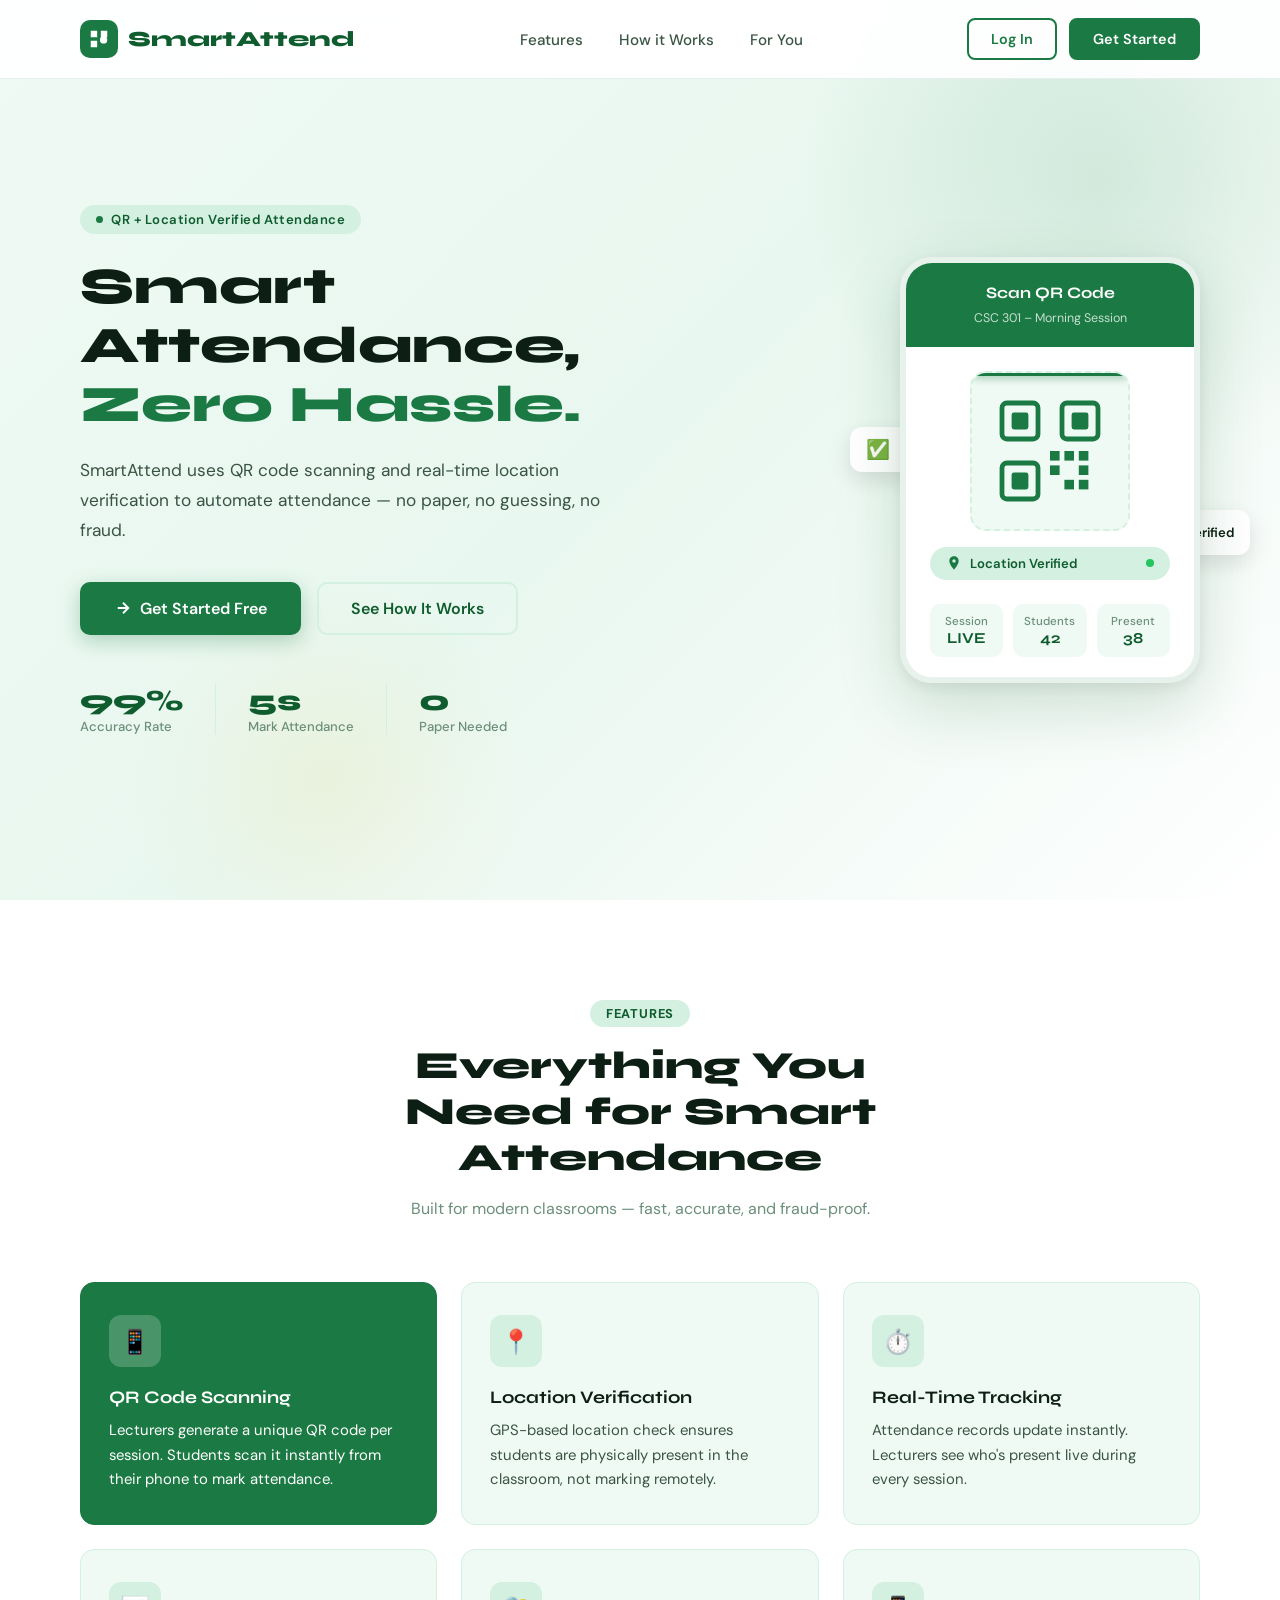
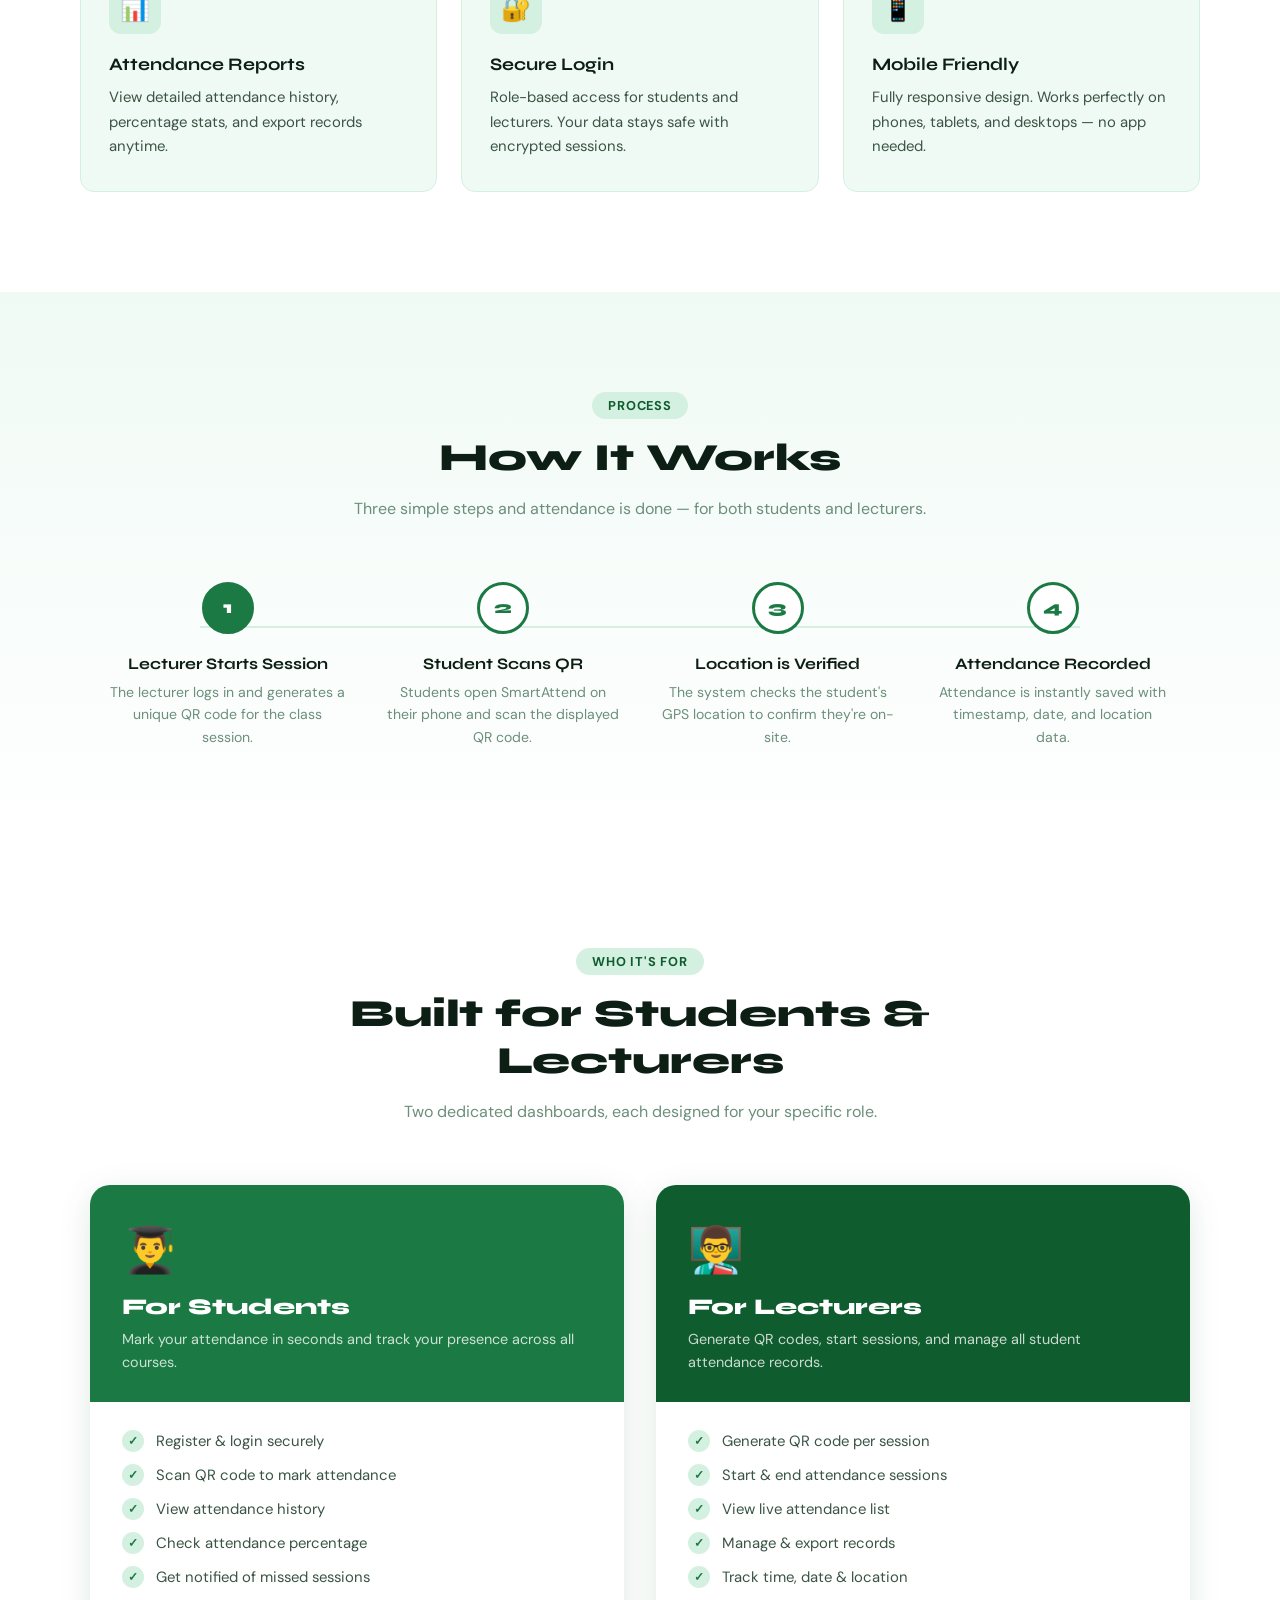
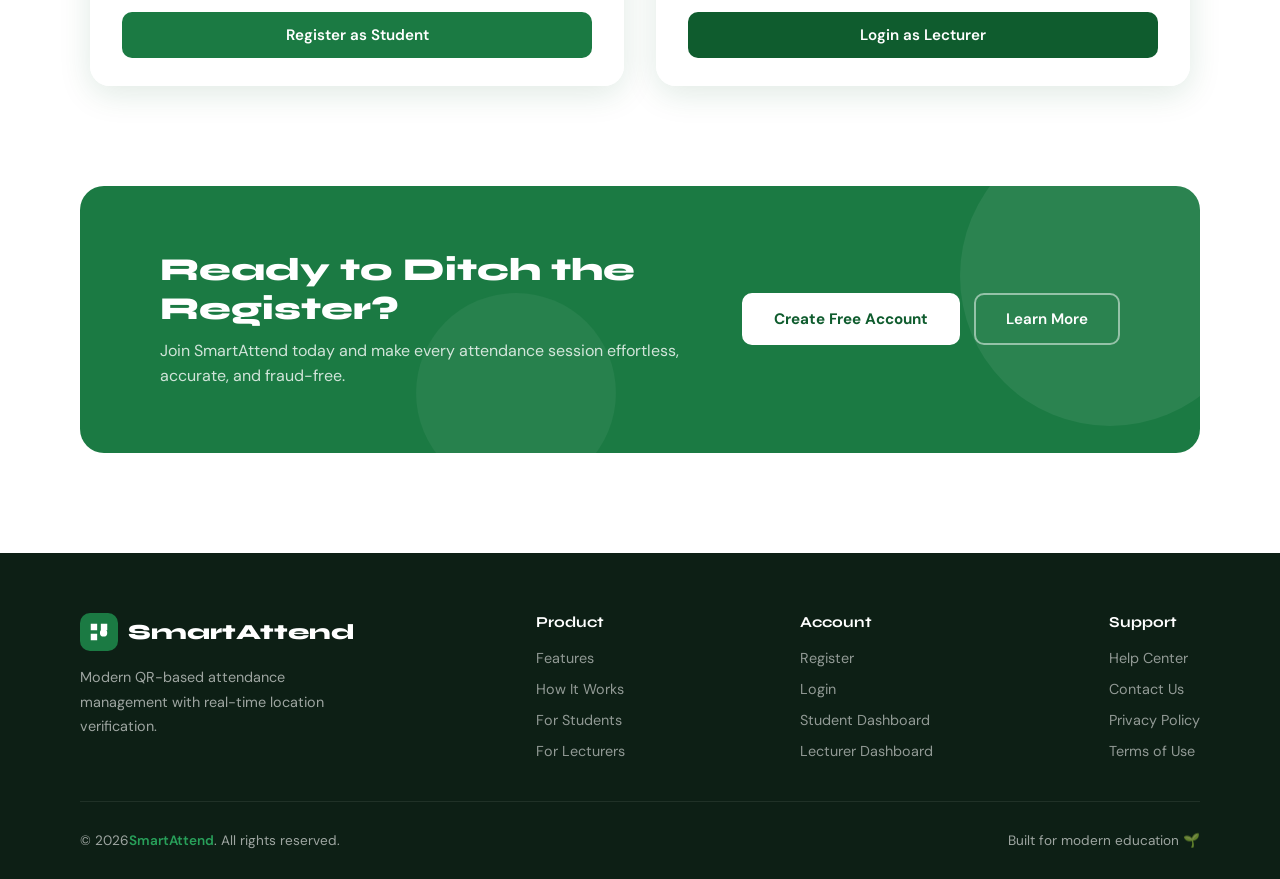
<file: index.html>
<!DOCTYPE html>
<html lang="en">
<head>
  <meta charset="UTF-8" />
  <meta name="viewport" content="width=device-width, initial-scale=1.0"/>
  <title>SmartAttend – QR Attendance System</title>
  <link rel="shortcut icon" href="./image/favricon-image.svg" type="image/x-icon">
  <link href="https://fonts.googleapis.com/css2?family=Syne:wght@400;600;700;800&family=DM+Sans:ital,wght@0,300;0,400;0,500;1,300&display=swap" rel="stylesheet"/>
  <link rel="stylesheet" href="style.css"/>
  <meta name="description" content="SmartAttend is a web-based smart attendance system that uses QR code and location verification to record student attendance efficiently and prevent fraud.
">
<meta name="keywords" content="student registration and login,QR code-based attendance marking,Real-time time tracking and Easy-to-use interface for students and lecturers">
</head>
<body>

<!-- NAVBAR -->
<nav id="navbar">
  <a class="nav-logo" href="#">
    <div class="logo-icon">
      <svg viewBox="0 0 24 24"><path d="M3 3h7v7H3zm11 0h7v7h-7zM3 14h7v7H3zm14 3a4 4 0 1 1 0-8 4 4 0 0 1 0 8z"/></svg>
    </div>
    SmartAttend
  </a>
  <ul class="nav-links">
    <li><a href="#features">Features</a></li>
    <li><a href="#how">How it Works</a></li>
    <li><a href="#roles">For You</a></li>
  </ul>
  <div class="nav-cta">
    <a href="login.html" class="btn-outline">Log In</a>
    <a href="register.html" class="btn-solid">Get Started</a>
  </div>
</nav>

<!-- HERO -->
<section class="hero">
  <div class="hero-inner">
    <div class="hero-text">
      <div class="hero-badge"><span></span> QR + Location Verified Attendance</div>
      <h1>Smart Attendance,<br><em>Zero Hassle.</em></h1>
      <p>SmartAttend uses QR code scanning and real-time location verification to automate attendance — no paper, no guessing, no fraud.</p>
      <div class="hero-actions">
        <a href="register.html" class="btn-hero primary">
          <svg width="18" height="18" viewBox="0 0 24 24" fill="none" stroke="currentColor" stroke-width="2.5"><path d="M5 12h14M12 5l7 7-7 7"/></svg>
          Get Started Free
        </a>
        <a href="#how" class="btn-hero secondary">See How It Works</a>
      </div>
      <div class="hero-stats">
        <div class="stat-item">
          <div class="stat-num">99%</div>
          <div class="stat-label">Accuracy Rate</div>
        </div>
        <div class="stat-divider"></div>
        <div class="stat-item">
          <div class="stat-num">5s</div>
          <div class="stat-label">Mark Attendance</div>
        </div>
        <div class="stat-divider"></div>
        <div class="stat-item">
          <div class="stat-num">0</div>
          <div class="stat-label">Paper Needed</div>
        </div>
      </div>
    </div>
    <div class="hero-visual-wrap">
      <div class="float-badge left"><span class="badge-icon">✅</span> Attendance Marked!</div>
      <div class="float-badge right"><span class="badge-icon">📍</span> Location Verified</div>
      <div class="phone-mockup hero-visual">
        <div class="phone-top">
          <p>Scan QR Code</p>
          <span>CSC 301 – Morning Session</span>
        </div>
        <div class="qr-area">
          <div class="qr-box">
            <div class="scan-line"></div>
            <svg viewBox="0 0 100 100" xmlns="http://www.w3.org/2000/svg">
              <rect x="10" y="10" width="30" height="30" rx="4" fill="none" stroke="#1B7A43" stroke-width="4"/>
              <rect x="18" y="18" width="14" height="14" rx="2" fill="#1B7A43"/>
              <rect x="60" y="10" width="30" height="30" rx="4" fill="none" stroke="#1B7A43" stroke-width="4"/>
              <rect x="68" y="18" width="14" height="14" rx="2" fill="#1B7A43"/>
              <rect x="10" y="60" width="30" height="30" rx="4" fill="none" stroke="#1B7A43" stroke-width="4"/>
              <rect x="18" y="68" width="14" height="14" rx="2" fill="#1B7A43"/>
              <rect x="50" y="50" width="8" height="8" fill="#1B7A43"/>
              <rect x="62" y="50" width="8" height="8" fill="#1B7A43"/>
              <rect x="74" y="50" width="8" height="8" fill="#1B7A43"/>
              <rect x="50" y="62" width="8" height="8" fill="#1B7A43"/>
              <rect x="74" y="62" width="8" height="8" fill="#1B7A43"/>
              <rect x="62" y="74" width="8" height="8" fill="#1B7A43"/>
              <rect x="74" y="74" width="8" height="8" fill="#1B7A43"/>
            </svg>
          </div>
          <div class="location-chip">
            <svg viewBox="0 0 24 24"><path d="M12 2C8.13 2 5 5.13 5 9c0 5.25 7 13 7 13s7-7.75 7-13c0-3.87-3.13-7-7-7zm0 9.5c-1.38 0-2.5-1.12-2.5-2.5s1.12-2.5 2.5-2.5 2.5 1.12 2.5 2.5-1.12 2.5-2.5 2.5z"/></svg>
            Location Verified
            <div class="loc-dot"></div>
          </div>
        </div>
        <div class="phone-status">
          <div class="status-pill"><div class="s-label">Session</div><div class="s-val">LIVE</div></div>
          <div class="status-pill"><div class="s-label">Students</div><div class="s-val">42</div></div>
          <div class="status-pill"><div class="s-label">Present</div><div class="s-val">38</div></div>
        </div>
      </div>
    </div>
  </div>
</section>

<!-- FEATURES -->
<section class="features" id="features">
  <div class="section-header">
    <div class="section-tag">Features</div>
    <h2>Everything You Need for Smart Attendance</h2>
    <p>Built for modern classrooms — fast, accurate, and fraud-proof.</p>
  </div>
  <div class="features-grid">
    <div class="feature-card highlight">
      <div class="f-icon">📱</div>
      <h3>QR Code Scanning</h3>
      <p>Lecturers generate a unique QR code per session. Students scan it instantly from their phone to mark attendance.</p>
    </div>
    <div class="feature-card">
      <div class="f-icon">📍</div>
      <h3>Location Verification</h3>
      <p>GPS-based location check ensures students are physically present in the classroom, not marking remotely.</p>
    </div>
    <div class="feature-card">
      <div class="f-icon">⏱️</div>
      <h3>Real-Time Tracking</h3>
      <p>Attendance records update instantly. Lecturers see who's present live during every session.</p>
    </div>
    <div class="feature-card">
      <div class="f-icon">📊</div>
      <h3>Attendance Reports</h3>
      <p>View detailed attendance history, percentage stats, and export records anytime.</p>
    </div>
    <div class="feature-card">
      <div class="f-icon">🔐</div>
      <h3>Secure Login</h3>
      <p>Role-based access for students and lecturers. Your data stays safe with encrypted sessions.</p>
    </div>
    <div class="feature-card">
      <div class="f-icon">📱</div>
      <h3>Mobile Friendly</h3>
      <p>Fully responsive design. Works perfectly on phones, tablets, and desktops — no app needed.</p>
    </div>
  </div>
</section>

<!-- HOW IT WORKS -->
<section class="how-it-works" id="how">
  <div class="section-header">
    <div class="section-tag">Process</div>
    <h2>How It Works</h2>
    <p>Three simple steps and attendance is done — for both students and lecturers.</p>
  </div>
  <div class="steps">
    <div class="step active">
      <div class="step-num">1</div>
      <h4>Lecturer Starts Session</h4>
      <p>The lecturer logs in and generates a unique QR code for the class session.</p>
    </div>
    <div class="step">
      <div class="step-num">2</div>
      <h4>Student Scans QR</h4>
      <p>Students open SmartAttend on their phone and scan the displayed QR code.</p>
    </div>
    <div class="step">
      <div class="step-num">3</div>
      <h4>Location is Verified</h4>
      <p>The system checks the student's GPS location to confirm they're on-site.</p>
    </div>
    <div class="step">
      <div class="step-num">4</div>
      <h4>Attendance Recorded</h4>
      <p>Attendance is instantly saved with timestamp, date, and location data.</p>
    </div>
  </div>
</section>

<!-- ROLES -->
<section class="roles" id="roles">
  <div class="section-header">
    <div class="section-tag">Who It's For</div>
    <h2>Built for Students & Lecturers</h2>
    <p>Two dedicated dashboards, each designed for your specific role.</p>
  </div>
  <div class="roles-grid">
    <div class="role-card student">
      <div class="role-card-top">
        <span class="role-emoji">👨‍🎓</span>
        <h3>For Students</h3>
        <p>Mark your attendance in seconds and track your presence across all courses.</p>
      </div>
      <div class="role-card-body">
        <ul class="role-features">
          <li>Register & login securely</li>
          <li>Scan QR code to mark attendance</li>
          <li>View attendance history</li>
          <li>Check attendance percentage</li>
          <li>Get notified of missed sessions</li>
        </ul>
        <a href="register.html" class="btn-role">Register as Student</a>
      </div>
    </div>
    <div class="role-card lecturer">
      <div class="role-card-top">
        <span class="role-emoji">👨‍🏫</span>
        <h3>For Lecturers</h3>
        <p>Generate QR codes, start sessions, and manage all student attendance records.</p>
      </div>
      <div class="role-card-body">
        <ul class="role-features">
          <li>Generate QR code per session</li>
          <li>Start & end attendance sessions</li>
          <li>View live attendance list</li>
          <li>Manage & export records</li>
          <li>Track time, date & location</li>
        </ul>
        <a href="login.html" class="btn-role">Login as Lecturer</a>
      </div>
    </div>
  </div>
</section>

<!-- CTA BANNER -->
<div class="cta-banner">
  <div class="cta-text">
    <h2>Ready to Ditch the Register?</h2>
    <p>Join SmartAttend today and make every attendance session effortless, accurate, and fraud-free.</p>
  </div>
  <div class="cta-actions">
    <a href="register.html" class="btn-white">Create Free Account</a>
    <a href="#features" class="btn-ghost">Learn More</a>
  </div>
</div>

<!-- FOOTER -->
<footer>
  <div class="footer-top">
    <div class="footer-brand">
      <a class="nav-logo" href="#">
        <div class="logo-icon">
          <svg viewBox="0 0 24 24"><path d="M3 3h7v7H3zm11 0h7v7h-7zM3 14h7v7H3zm14 3a4 4 0 1 1 0-8 4 4 0 0 1 0 8z"/></svg>
        </div>
        SmartAttend
      </a>
      <p>Modern QR-based attendance management with real-time location verification.</p>
    </div>
    <div class="footer-links">
      <h4>Product</h4>
      <ul>
        <li><a href="#features">Features</a></li>
        <li><a href="#how">How It Works</a></li>
        <li><a href="#roles">For Students</a></li>
        <li><a href="#roles">For Lecturers</a></li>
      </ul>
    </div>
    <div class="footer-links">
      <h4>Account</h4>
      <ul>
        <li><a href="register.html">Register</a></li>
        <li><a href="login.html">Login</a></li>
        <li><a href="#">Student Dashboard</a></li>
        <li><a href="#">Lecturer Dashboard</a></li>
      </ul>
    </div>
    <div class="footer-links">
      <h4>Support</h4>
      <ul>
        <li><a href="#">Help Center</a></li>
        <li><a href="#">Contact Us</a></li>
        <li><a href="#">Privacy Policy</a></li>
        <li><a href="#">Terms of Use</a></li>
      </ul>
    </div>
  </div>
  <div class="footer-bottom">
    <p>© 2026<span>SmartAttend</span>. All rights reserved.</p>
    <p>Built for modern education 🌱</p>
  </div>
</footer>

<script>
  const nav = document.getElementById('navbar');
  window.addEventListener('scroll', () => {
    nav.classList.toggle('scrolled', window.scrollY > 20);
  });
  const observer = new IntersectionObserver((entries) => {
    entries.forEach(e => {
      if (e.isIntersecting) {
        e.target.style.opacity = '1';
        e.target.style.transform = 'translateY(0)';
      }
    });
  }, { threshold: 0.12 });
  document.querySelectorAll('.feature-card, .step, .role-card').forEach(el => {
    el.style.opacity = '0';
    el.style.transform = 'translateY(30px)';
    el.style.transition = 'opacity .5s ease, transform .5s ease';
    observer.observe(el);
  });
</script>
</body>
</html>
</file>
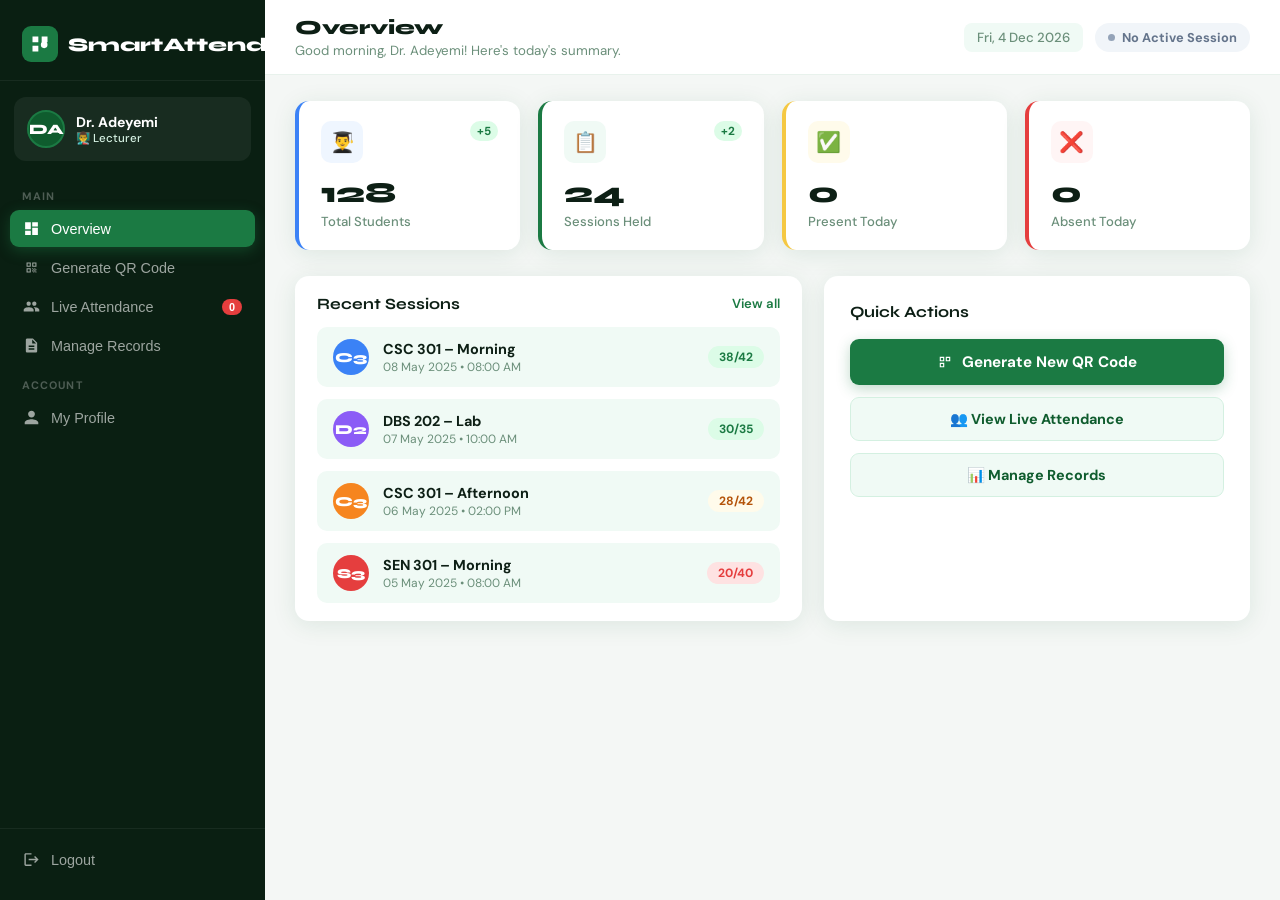
<file: lecturer-dashboard.html>
<!DOCTYPE html>
<html lang="en">
<head>
  <meta charset="UTF-8"/>
  <meta name="viewport" content="width=device-width, initial-scale=1.0"/>
  <title>Lecturer Dashboard – SmartAttend</title>
  <link href="https://fonts.googleapis.com/css2?family=Syne:wght@400;600;700;800&family=DM+Sans:ital,wght@0,300;0,400;0,500;1,300&display=swap" rel="stylesheet"/>
  <link rel="stylesheet" href="lecturer-dashboard.css"/>
</head>
<body>
<div class="dashboard">

  <!-- ══ SIDEBAR ══ -->
  <aside class="sidebar" id="sidebar">
    <a class="sidebar-logo" href="index.html">
      <div class="logo-icon">
        <svg viewBox="0 0 24 24"><path d="M3 3h7v7H3zm11 0h7v7h-7zM3 14h7v7H3zm14 3a4 4 0 1 1 0-8 4 4 0 0 1 0 8z"/></svg>
      </div>
      SmartAttend
    </a>

    <div class="sidebar-user">
      <div class="user-avatar">DA</div>
      <div>
        <div class="user-name">Dr. Adeyemi</div>
        <div class="user-role">👨‍🏫 Lecturer</div>
      </div>
    </div>

    <nav class="sidebar-nav">
      <div class="nav-label">Main</div>
      <button class="nav-item active" onclick="showPanel('overview', this)">
        <svg viewBox="0 0 24 24"><path d="M3 13h8V3H3v10zm0 8h8v-6H3v6zm10 0h8V11h-8v10zm0-18v6h8V3h-8z"/></svg>
        Overview
      </button>
      <button class="nav-item" onclick="showPanel('generate', this)">
        <svg viewBox="0 0 24 24"><path d="M9.5 6.5v3h-3v-3h3M11 5H5v6h6V5zm-1.5 9.5v3h-3v-3h3M11 13H5v6h6v-6zm6.5-6.5v3h-3v-3h3M19 5h-6v6h6V5zm-6 8h1.5v1.5H13V13zm1.5 1.5H16V16h-1.5v-1.5zM16 13h1.5v1.5H16V13zm-3 3h1.5v1.5H13V16zm1.5 1.5H16V19h-1.5v-1.5zM16 16h1.5v1.5H16V16zm1.5-1.5H19V16h-1.5v-1.5zm0 3H19V19h-1.5v-1.5z"/></svg>
        Generate QR Code
      </button>
      <button class="nav-item" onclick="showPanel('live', this)">
        <svg viewBox="0 0 24 24"><path d="M16 11c1.66 0 2.99-1.34 2.99-3S17.66 5 16 5c-1.66 0-3 1.34-3 3s1.34 3 3 3zm-8 0c1.66 0 2.99-1.34 2.99-3S9.66 5 8 5C6.34 5 5 6.34 5 8s1.34 3 3 3zm0 2c-2.33 0-7 1.17-7 3.5V19h14v-2.5c0-2.33-4.67-3.5-7-3.5zm8 0c-.29 0-.62.02-.97.05 1.16.84 1.97 1.97 1.97 3.45V19h6v-2.5c0-2.33-4.67-3.5-7-3.5z"/></svg>
        Live Attendance
        <span class="nav-badge" id="liveBadge">0</span>
      </button>
      <button class="nav-item" onclick="showPanel('records', this)">
        <svg viewBox="0 0 24 24"><path d="M14 2H6c-1.1 0-1.99.9-1.99 2L4 20c0 1.1.89 2 1.99 2H18c1.1 0 2-.9 2-2V8l-6-6zm2 16H8v-2h8v2zm0-4H8v-2h8v2zm-3-5V3.5L18.5 9H13z"/></svg>
        Manage Records
      </button>

      <div class="nav-label">Account</div>
      <button class="nav-item" onclick="showPanel('profile', this)">
        <svg viewBox="0 0 24 24"><path d="M12 12c2.7 0 4.8-2.1 4.8-4.8S14.7 2.4 12 2.4 7.2 4.5 7.2 7.2 9.3 12 12 12zm0 2.4c-3.2 0-9.6 1.6-9.6 4.8v2.4h19.2v-2.4c0-3.2-6.4-4.8-9.6-4.8z"/></svg>
        My Profile
      </button>
    </nav>

    <div class="sidebar-bottom">
      <button class="nav-item" onclick="logout()">
        <svg viewBox="0 0 24 24"><path d="M17 7l-1.41 1.41L18.17 11H8v2h10.17l-2.58 2.58L17 17l5-5-5-5zM4 5h8V3H4c-1.1 0-2 .9-2 2v14c0 1.1.9 2 2 2h8v-2H4V5z"/></svg>
        Logout
      </button>
    </div>
  </aside>

  <!-- ══ MAIN ══ -->
  <main class="main">

    <!-- TOPBAR -->
    <div class="topbar">
      <div class="topbar-left">
        <h1 id="pageTitle">Overview</h1>
        <p id="pageSubtitle">Good morning, Dr. Adeyemi! Here's today's summary.</p>
      </div>
      <div class="topbar-right">
        <div class="topbar-date" id="topbarDate">—</div>
        <div class="session-pill inactive" id="sessionPill">
          <span class="dot"></span>
          <span id="sessionPillText">No Active Session</span>
        </div>
      </div>
    </div>

    <div class="page-content">

      <!-- ══ OVERVIEW ══ -->
      <div class="panel active" id="panel-overview">

        <div class="stats-grid">
          <div class="stat-card blue">
            <div class="stat-top">
              <div class="stat-icon">👨‍🎓</div>
              <span class="stat-trend up">+5</span>
            </div>
            <h3>128</h3>
            <p>Total Students</p>
          </div>
          <div class="stat-card green">
            <div class="stat-top">
              <div class="stat-icon">📋</div>
              <span class="stat-trend up">+2</span>
            </div>
            <h3>24</h3>
            <p>Sessions Held</p>
          </div>
          <div class="stat-card yellow">
            <div class="stat-top">
              <div class="stat-icon">✅</div>
            </div>
            <h3 id="overviewPresent">0</h3>
            <p>Present Today</p>
          </div>
          <div class="stat-card red">
            <div class="stat-top">
              <div class="stat-icon">❌</div>
            </div>
            <h3 id="overviewAbsent">0</h3>
            <p>Absent Today</p>
          </div>
        </div>

        <div class="content-grid">

          <!-- Recent sessions -->
          <div class="card" style="flex:1 1 340px;">
            <div class="card-header">
              <h3>Recent Sessions</h3>
              <a onclick="showPanel('records', document.querySelectorAll('.nav-item')[3])">View all</a>
            </div>
            <div style="padding:0 22px 18px; display:flex; flex-direction:column; gap:12px;">
              <div class="student-row">
                <div class="stu-avatar" style="background:#3b82f6;">C3</div>
                <div class="stu-info">
                  <div class="stu-name">CSC 301 – Morning</div>
                  <div class="stu-meta">08 May 2025 • 08:00 AM</div>
                </div>
                <span class="badge present">38/42</span>
              </div>
              <div class="student-row">
                <div class="stu-avatar" style="background:#8b5cf6;">D2</div>
                <div class="stu-info">
                  <div class="stu-name">DBS 202 – Lab</div>
                  <div class="stu-meta">07 May 2025 • 10:00 AM</div>
                </div>
                <span class="badge present">30/35</span>
              </div>
              <div class="student-row">
                <div class="stu-avatar" style="background:#f6851f;">C3</div>
                <div class="stu-info">
                  <div class="stu-name">CSC 301 – Afternoon</div>
                  <div class="stu-meta">06 May 2025 • 02:00 PM</div>
                </div>
                <span class="badge late">28/42</span>
              </div>
              <div class="student-row">
                <div class="stu-avatar" style="background:#e53e3e;">S3</div>
                <div class="stu-info">
                  <div class="stu-name">SEN 301 – Morning</div>
                  <div class="stu-meta">05 May 2025 • 08:00 AM</div>
                </div>
                <span class="badge absent">20/40</span>
              </div>
            </div>
          </div>

          <!-- Quick actions -->
          <div class="card" style="flex:1 1 260px; padding:26px;">
            <h3 style="font-family:'Syne',sans-serif;font-weight:700;font-size:.98rem;margin-bottom:18px;">Quick Actions</h3>
            <div style="display:flex;flex-direction:column;gap:12px;">
              <button class="btn-generate" onclick="showPanel('generate', document.querySelectorAll('.nav-item')[1])">
                <svg width="18" height="18" viewBox="0 0 24 24" fill="white"><path d="M9.5 6.5v3h-3v-3h3M11 5H5v6h6V5zm-1.5 9.5v3h-3v-3h3M11 13H5v6h6v-6zm6.5-6.5v3h-3v-3h3M19 5h-6v6h6V5z"/></svg>
                Generate New QR Code
              </button>
              <button onclick="showPanel('live', document.querySelectorAll('.nav-item')[2])"
                style="width:100%;padding:12px;background:var(--green-pale);color:var(--green-dark);border:1.5px solid var(--green-light);border-radius:9px;font-family:'DM Sans',sans-serif;font-size:.9rem;font-weight:700;cursor:pointer;transition:all .2s;">
                👥 View Live Attendance
              </button>
              <button onclick="showPanel('records', document.querySelectorAll('.nav-item')[3])"
                style="width:100%;padding:12px;background:var(--green-pale);color:var(--green-dark);border:1.5px solid var(--green-light);border-radius:9px;font-family:'DM Sans',sans-serif;font-size:.9rem;font-weight:700;cursor:pointer;transition:all .2s;">
                📊 Manage Records
              </button>
            </div>
          </div>

        </div>
      </div>

      <!-- ══ GENERATE QR ══ -->
      <div class="panel" id="panel-generate">
        <div class="qr-panel-wrap">
          <div class="qr-top-row">

            <!-- Setup form -->
            <div class="qr-setup-card">
              <h3>⚙️ Session Setup</h3>
              <div class="qr-form">
                <div class="form-group">
                  <label>Course</label>
                  <select id="qrCourse">
                    <option value="CSC 301">CSC 301 – Computer Science</option>
                    <option value="DBS 202">DBS 202 – Database Systems</option>
                    <option value="SEN 301">SEN 301 – Software Engineering</option>
                    <option value="OPS 201">OPS 201 – Operating Systems</option>
                  </select>
                </div>
                <div class="form-group">
                  <label>Session Type</label>
                  <select id="qrType">
                    <option>Morning Lecture</option>
                    <option>Afternoon Lecture</option>
                    <option>Lab Session</option>
                    <option>Tutorial</option>
                  </select>
                </div>
                <div class="form-group">
                  <label>Venue</label>
                  <input type="text" id="qrVenue" placeholder="e.g. LT Hall A" value="LT Hall A"/>
                </div>
                <div class="form-group">
                  <label>QR Expires In (minutes)</label>
                  <select id="qrExpiry">
                    <option value="5">5 minutes</option>
                    <option value="10" selected>10 minutes</option>
                    <option value="15">15 minutes</option>
                    <option value="30">30 minutes</option>
                  </select>
                </div>
                <button class="btn-generate" id="genBtn" onclick="generateQR()">
                  <svg width="18" height="18" viewBox="0 0 24 24" fill="white"><path d="M9.5 6.5v3h-3v-3h3M11 5H5v6h6V5zm-1.5 9.5v3h-3v-3h3M11 13H5v6h6v-6zm6.5-6.5v3h-3v-3h3M19 5h-6v6h6V5z"/></svg>
                  Start Session & Generate QR
                </button>
                <button class="btn-end" id="endBtn" style="display:none" onclick="endSession()">
                  ⏹ End Session
                </button>
              </div>
            </div>

            <!-- QR display -->
            <div class="qr-display-card">
              <h3>📱 QR Code</h3>
              <div class="qr-placeholder" id="qrPlaceholder">
                <svg viewBox="0 0 24 24"><path d="M9.5 6.5v3h-3v-3h3M11 5H5v6h6V5zm-1.5 9.5v3h-3v-3h3M11 13H5v6h6v-6zm6.5-6.5v3h-3v-3h3M19 5h-6v6h6V5z"/></svg>
                <p>Generate a session<br>to see the QR code</p>
              </div>
              <div class="qr-code-box" id="qrCodeBox">
                <!-- SVG QR drawn by JS -->
              </div>
              <div class="qr-timer" id="qrTimer" style="display:none">⏱ 10:00 remaining</div>
              <div class="qr-meta" id="qrMeta" style="display:none"></div>
            </div>
          </div>

          <!-- Live count during session -->
          <div class="card live-card" id="liveCardInQR" style="display:none">
            <div class="live-header-row">
              <h3>🟢 Live – Students Checked In</h3>
              <div class="live-count">
                <div class="live-count-item"><div class="live-count-dot" style="background:#1B7A43"></div><span id="presentCount">0 Present</span></div>
                <div class="live-count-item"><div class="live-count-dot" style="background:#e53e3e"></div><span id="absentCount">0 Absent</span></div>
              </div>
            </div>
            <div class="student-list" id="liveStudentList">
              <div style="text-align:center;padding:20px;color:var(--text-light);font-size:.9rem;">
                Waiting for students to scan...
              </div>
            </div>
          </div>
        </div>
      </div>

      <!-- ══ LIVE ATTENDANCE ══ -->
      <div class="panel" id="panel-live">
        <div class="card live-card" style="margin-bottom:20px;">
          <div class="live-header-row">
            <h3>🟢 Live Attendance Feed</h3>
            <div class="live-count">
              <div class="live-count-item"><div class="live-count-dot" style="background:#1B7A43"></div><span id="livePresent">0 Present</span></div>
              <div class="live-count-item"><div class="live-count-dot" style="background:#e53e3e"></div><span id="liveAbsent">0 Absent</span></div>
              <div class="live-count-item"><div class="live-count-dot" style="background:#f6ad55"></div><span id="liveLate">0 Late</span></div>
            </div>
          </div>
          <div class="student-list" id="fullLiveList">
            <div style="text-align:center;padding:30px;color:var(--text-light);">
              No active session. <a onclick="showPanel('generate', document.querySelectorAll('.nav-item')[1])" style="color:var(--green-main);cursor:pointer;font-weight:600;">Generate a QR code</a> to start one.
            </div>
          </div>
        </div>
      </div>

      <!-- ══ RECORDS ══ -->
      <div class="panel" id="panel-records">
        <div class="card records-card">
          <div class="card-header" style="padding:18px 22px 10px;">
            <h3>All Attendance Records</h3>
          </div>
          <div class="table-toolbar">
            <div class="search-wrap">
              <input type="text" placeholder="Search student name or matric..." oninput="searchRecords(this.value)" id="searchInput"/>
              <svg viewBox="0 0 24 24"><path d="M15.5 14h-.79l-.28-.27A6.471 6.471 0 0 0 16 9.5 6.5 6.5 0 1 0 9.5 16c1.61 0 3.09-.59 4.23-1.57l.27.28v.79l5 4.99L20.49 19l-4.99-5zm-6 0C7.01 14 5 11.99 5 9.5S7.01 5 9.5 5 14 7.01 14 9.5 11.99 14 9.5 14z"/></svg>
            </div>
            <select class="filter-select" onchange="filterRecords(this.value)" id="courseFilter">
              <option value="all">All Courses</option>
              <option value="CSC 301">CSC 301</option>
              <option value="DBS 202">DBS 202</option>
              <option value="SEN 301">SEN 301</option>
              <option value="OPS 201">OPS 201</option>
            </select>
            <select class="filter-select" onchange="filterStatus(this.value)" id="statusFilter">
              <option value="all">All Status</option>
              <option value="present">Present</option>
              <option value="absent">Absent</option>
              <option value="late">Late</option>
            </select>
            <button class="btn-export" onclick="exportCSV()">
              <svg width="14" height="14" viewBox="0 0 24 24" fill="currentColor"><path d="M19 9h-4V3H9v6H5l7 7 7-7zM5 18v2h14v-2H5z"/></svg>
              Export CSV
            </button>
          </div>
          <div class="table-wrap">
            <table>
              <thead>
                <tr>
                  <th>Student Name</th>
                  <th>Matric No.</th>
                  <th>Course</th>
                  <th>Date</th>
                  <th>Time</th>
                  <th>Location</th>
                  <th>Status</th>
                </tr>
              </thead>
              <tbody id="recordsBody"></tbody>
            </table>
          </div>
        </div>
      </div>

      <!-- ══ PROFILE ══ -->
      <div class="panel" id="panel-profile">
        <div class="profile-wrap">
          <div class="profile-header-card">
            <div class="profile-avatar-lg">DA</div>
            <div class="profile-meta">
              <h2>Dr. Adeyemi</h2>
              <p>Computer Science Department</p>
            </div>
            <span class="profile-badge">👨‍🏫 Lecturer</span>
          </div>
          <div class="profile-info-card">
            <h3>Personal Information</h3>
            <div class="info-grid">
              <div class="info-row"><span class="info-label">Full Name</span><span class="info-value">Dr. Adeyemi Babatunde</span></div>
              <div class="info-row"><span class="info-label">Email</span><span class="info-value">adeyemi@university.edu</span></div>
              <div class="info-row"><span class="info-label">Staff ID</span><span class="info-value">STAFF/CSC/2019/004</span></div>
              <div class="info-row"><span class="info-label">Department</span><span class="info-value">Computer Science</span></div>
              <div class="info-row"><span class="info-label">Phone</span><span class="info-value">+234 803 456 7890</span></div>
              <div class="info-row"><span class="info-label">Courses</span><span class="info-value">CSC 301, DBS 202, SEN 301</span></div>
              <div class="info-row"><span class="info-label">Sessions</span><span class="info-value" style="color:var(--green-main);font-weight:700;">24 sessions held</span></div>
            </div>
          </div>
        </div>
      </div>

    </div><!-- page-content -->
  </main>
</div>

<script>
  /* ── DATE ── */
  const now = new Date();
  document.getElementById('topbarDate').textContent =
    now.toLocaleDateString('en-GB', { weekday:'short', day:'numeric', month:'short', year:'numeric' });

  /* ── PANEL SWITCH ── */
  const titles = {
    overview: ['Overview',       'Good morning, Dr. Adeyemi! Here\'s today\'s summary.'],
    generate: ['Generate QR Code','Set up a session and generate your attendance QR code.'],
    live:     ['Live Attendance', 'Real-time feed of students who have marked attendance.'],
    records:  ['Manage Records',  'View, search, filter and export all attendance records.'],
    profile:  ['My Profile',      'Your personal and professional information.'],
  };

  function showPanel(name, btn) {
    document.querySelectorAll('.panel').forEach(p => p.classList.remove('active'));
    document.querySelectorAll('.nav-item').forEach(n => n.classList.remove('active'));
    document.getElementById('panel-' + name).classList.add('active');
    if (btn) btn.classList.add('active');
    document.getElementById('pageTitle').textContent    = titles[name][0];
    document.getElementById('pageSubtitle').textContent = titles[name][1];
    if (name === 'records') buildRecords(allRecords);
    if (name === 'live') refreshLivePanel();
  }

  /* ── RECORDS DATA ── */
  const allRecords = [
    { name:'John Doe',      matric:'CSC/2021/001', course:'CSC 301', date:'09 May 2025', time:'08:04 AM', location:'LT Hall A',  status:'present' },
    { name:'Amara Osei',    matric:'CSC/2021/002', course:'CSC 301', date:'09 May 2025', time:'08:06 AM', location:'LT Hall A',  status:'present' },
    { name:'Emeka Nwosu',   matric:'CSC/2021/003', course:'CSC 301', date:'09 May 2025', time:'08:15 AM', location:'LT Hall A',  status:'late'    },
    { name:'Fatima Bello',  matric:'CSC/2021/004', course:'CSC 301', date:'09 May 2025', time:'—',        location:'—',          status:'absent'  },
    { name:'Kofi Mensah',   matric:'DBS/2021/001', course:'DBS 202', date:'08 May 2025', time:'10:02 AM', location:'Lab 2',      status:'present' },
    { name:'Ngozi Eze',     matric:'DBS/2021/002', course:'DBS 202', date:'08 May 2025', time:'10:08 AM', location:'Lab 2',      status:'present' },
    { name:'Tunde Alade',   matric:'DBS/2021/003', course:'DBS 202', date:'08 May 2025', time:'—',        location:'—',          status:'absent'  },
    { name:'Chidi Okafor',  matric:'SEN/2021/001', course:'SEN 301', date:'07 May 2025', time:'12:01 PM', location:'Room 105',   status:'present' },
    { name:'Zainab Musa',   matric:'SEN/2021/002', course:'SEN 301', date:'07 May 2025', time:'12:18 PM', location:'Room 105',   status:'late'    },
    { name:'Adaeze Nkem',   matric:'OPS/2021/001', course:'OPS 201', date:'07 May 2025', time:'02:03 PM', location:'LT Hall B',  status:'present' },
    { name:'Yusuf Garba',   matric:'OPS/2021/002', course:'OPS 201', date:'07 May 2025', time:'—',        location:'—',          status:'absent'  },
    { name:'Blessing Udo',  matric:'CSC/2021/005', course:'CSC 301', date:'06 May 2025', time:'08:02 AM', location:'LT Hall A',  status:'present' },
  ];

  let currentRecords = [...allRecords];

  function buildRecords(data) {
    document.getElementById('recordsBody').innerHTML = data.map(r => `
      <tr>
        <td>${r.name}</td>
        <td>${r.matric}</td>
        <td>${r.course}</td>
        <td>${r.date}</td>
        <td>${r.time}</td>
        <td>${r.location !== '—' ? '📍 ' + r.location : '—'}</td>
        <td><span class="badge ${r.status}">${r.status.charAt(0).toUpperCase()+r.status.slice(1)}</span></td>
      </tr>`).join('');
  }

  function applyFilters() {
    const search = document.getElementById('searchInput')?.value.toLowerCase() || '';
    const course = document.getElementById('courseFilter')?.value || 'all';
    const status = document.getElementById('statusFilter')?.value || 'all';
    let data = allRecords.filter(r => {
      const matchSearch = r.name.toLowerCase().includes(search) || r.matric.toLowerCase().includes(search);
      const matchCourse = course === 'all' || r.course === course;
      const matchStatus = status === 'all' || r.status === status;
      return matchSearch && matchCourse && matchStatus;
    });
    buildRecords(data);
  }

  function searchRecords(val) { applyFilters(); }
  function filterRecords(val) { applyFilters(); }
  function filterStatus(val)  { applyFilters(); }

  function exportCSV() {
    const rows = [['Name','Matric','Course','Date','Time','Location','Status']];
    allRecords.forEach(r => rows.push([r.name,r.matric,r.course,r.date,r.time,r.location,r.status]));
    const csv = rows.map(r => r.join(',')).join('\n');
    const a = document.createElement('a');
    a.href = 'data:text/csv;charset=utf-8,' + encodeURIComponent(csv);
    a.download = 'smartattend-records.csv';
    a.click();
  }

  /* ── QR GENERATOR ── */
  let sessionActive = false;
  let timerInterval = null;
  let liveStudents  = [];
  let timeLeft = 600;

  const demoStudents = [
    { name:'John Doe',     matric:'CSC/2021/001', time:'08:04 AM', status:'present' },
    { name:'Amara Osei',   matric:'CSC/2021/002', time:'08:06 AM', status:'present' },
    { name:'Emeka Nwosu',  matric:'CSC/2021/003', time:'08:15 AM', status:'late'    },
    { name:'Fatima Bello', matric:'CSC/2021/004', time:'—',        status:'absent'  },
    { name:'Kofi Mensah',  matric:'CSC/2021/005', time:'08:07 AM', status:'present' },
  ];

  function generateQR() {
    if (sessionActive) return;
    sessionActive = true;

    const course  = document.getElementById('qrCourse').value;
    const type    = document.getElementById('qrType').value;
    const venue   = document.getElementById('qrVenue').value;
    const expiry  = parseInt(document.getElementById('qrExpiry').value);
    timeLeft = expiry * 60;

    // Update UI
    document.getElementById('qrPlaceholder').style.display = 'none';
    document.getElementById('qrCodeBox').style.display = 'block';
    document.getElementById('qrTimer').style.display = 'inline-block';
    document.getElementById('qrMeta').style.display = 'block';
    document.getElementById('endBtn').style.display = 'block';
    document.getElementById('genBtn').disabled = true;
    document.getElementById('liveCardInQR').style.display = 'block';

    document.getElementById('qrMeta').innerHTML =
      `<strong>${course}</strong> — ${type}<br>📍 ${venue} • ${new Date().toLocaleTimeString()}`;

    // Draw QR SVG
    document.getElementById('qrCodeBox').innerHTML = buildQRSVG();

    // Update session pill
    const pill = document.getElementById('sessionPill');
    pill.className = 'session-pill';
    document.getElementById('sessionPillText').textContent = course + ' – LIVE';

    // Timer
    updateTimer();
    timerInterval = setInterval(() => {
      timeLeft--;
      updateTimer();
      if (timeLeft <= 0) endSession();
    }, 1000);

    // Simulate students arriving
    liveStudents = [];
    demoStudents.forEach((s, i) => {
      setTimeout(() => {
        if (!sessionActive) return;
        liveStudents.push(s);
        updateLiveList();
        updateLiveCounts();
        document.getElementById('overviewPresent').textContent =
          liveStudents.filter(x => x.status === 'present' || x.status === 'late').length;
        document.getElementById('overviewAbsent').textContent =
          liveStudents.filter(x => x.status === 'absent').length;
      }, (i + 1) * 2500);
    });
  }

  function updateTimer() {
    const m = String(Math.floor(timeLeft / 60)).padStart(2,'0');
    const s = String(timeLeft % 60).padStart(2,'0');
    document.getElementById('qrTimer').textContent = `⏱ ${m}:${s} remaining`;
  }

  function updateLiveList() {
    const list = document.getElementById('liveStudentList');
    list.innerHTML = liveStudents.map(s => `
      <div class="student-row">
        <div class="stu-avatar">${s.name.split(' ').map(x=>x[0]).join('')}</div>
        <div class="stu-info">
          <div class="stu-name">${s.name}</div>
          <div class="stu-meta">${s.matric}</div>
        </div>
        <span class="stu-time">${s.time}</span>
        <span class="stu-status ${s.status}">${s.status.charAt(0).toUpperCase()+s.status.slice(1)}</span>
      </div>`).join('');
    const p = liveStudents.filter(x=>x.status==='present'||x.status==='late').length;
    const a = liveStudents.filter(x=>x.status==='absent').length;
    document.getElementById('presentCount').textContent = p + ' Present';
    document.getElementById('absentCount').textContent  = a + ' Absent';
    document.getElementById('liveBadge').textContent    = p;
  }

  function updateLiveCounts() {
    const p = liveStudents.filter(x=>x.status==='present').length;
    const a = liveStudents.filter(x=>x.status==='absent').length;
    const l = liveStudents.filter(x=>x.status==='late').length;
    document.getElementById('livePresent').textContent = p + ' Present';
    document.getElementById('liveAbsent').textContent  = a + ' Absent';
    document.getElementById('liveLate').textContent    = l + ' Late';
  }

  function refreshLivePanel() {
    const list = document.getElementById('fullLiveList');
    if (!sessionActive || liveStudents.length === 0) {
      list.innerHTML = `<div style="text-align:center;padding:30px;color:var(--text-light);">No active session. <a onclick="showPanel('generate', document.querySelectorAll('.nav-item')[1])" style="color:var(--green-main);cursor:pointer;font-weight:600;">Generate a QR code</a> to start one.</div>`;
      return;
    }
    list.innerHTML = liveStudents.map(s => `
      <div class="student-row">
        <div class="stu-avatar">${s.name.split(' ').map(x=>x[0]).join('')}</div>
        <div class="stu-info">
          <div class="stu-name">${s.name}</div>
          <div class="stu-meta">${s.matric}</div>
        </div>
        <span class="stu-time">${s.time}</span>
        <span class="stu-status ${s.status}">${s.status.charAt(0).toUpperCase()+s.status.slice(1)}</span>
      </div>`).join('');
    updateLiveCounts();
  }

  function endSession() {
    sessionActive = false;
    clearInterval(timerInterval);
    document.getElementById('qrTimer').textContent = '⏹ Session Ended';
    document.getElementById('qrTimer').style.background = '#fee2e2';
    document.getElementById('qrTimer').style.color = '#e53e3e';
    document.getElementById('endBtn').style.display = 'none';
    document.getElementById('genBtn').disabled = false;
    const pill = document.getElementById('sessionPill');
    pill.className = 'session-pill inactive';
    document.getElementById('sessionPillText').textContent = 'No Active Session';
  }

  /* ── QR SVG BUILDER ── */
  function buildQRSVG() {
    const size = 200;
    const cells = 21;
    const cellSize = size / cells;
    let rects = '';

    // Simplified static QR pattern (finder patterns + random modules)
    const pattern = [];
    for (let r = 0; r < cells; r++) {
      pattern[r] = [];
      for (let c = 0; c < cells; c++) {
        // Finder top-left
        if (r < 7 && c < 7) { pattern[r][c] = (r===0||r===6||c===0||c===6||(r>=2&&r<=4&&c>=2&&c<=4)); continue; }
        // Finder top-right
        if (r < 7 && c >= cells-7) { const cc=c-(cells-7); pattern[r][c]=(r===0||r===6||cc===0||cc===6||(r>=2&&r<=4&&cc>=2&&cc<=4)); continue; }
        // Finder bottom-left
        if (r >= cells-7 && c < 7) { const rr=r-(cells-7); pattern[r][c]=(rr===0||rr===6||c===0||c===6||(rr>=2&&rr<=4&&c>=2&&c<=4)); continue; }
        pattern[r][c] = Math.random() > 0.55;
      }
    }

    for (let r = 0; r < cells; r++) {
      for (let c = 0; c < cells; c++) {
        if (pattern[r][c]) {
          rects += `<rect x="${c*cellSize}" y="${r*cellSize}" width="${cellSize}" height="${cellSize}" fill="#0f5c2e"/>`;
        }
      }
    }

    return `<svg width="${size}" height="${size}" viewBox="0 0 ${size} ${size}" xmlns="http://www.w3.org/2000/svg" style="border-radius:10px;background:#f0faf5">${rects}</svg>`;
  }

  /* ── LOGOUT ── */
  function logout() {
    if (confirm('Are you sure you want to logout?')) window.location.href = 'login.html';
  }
</script>
</body>
</html>
</file>
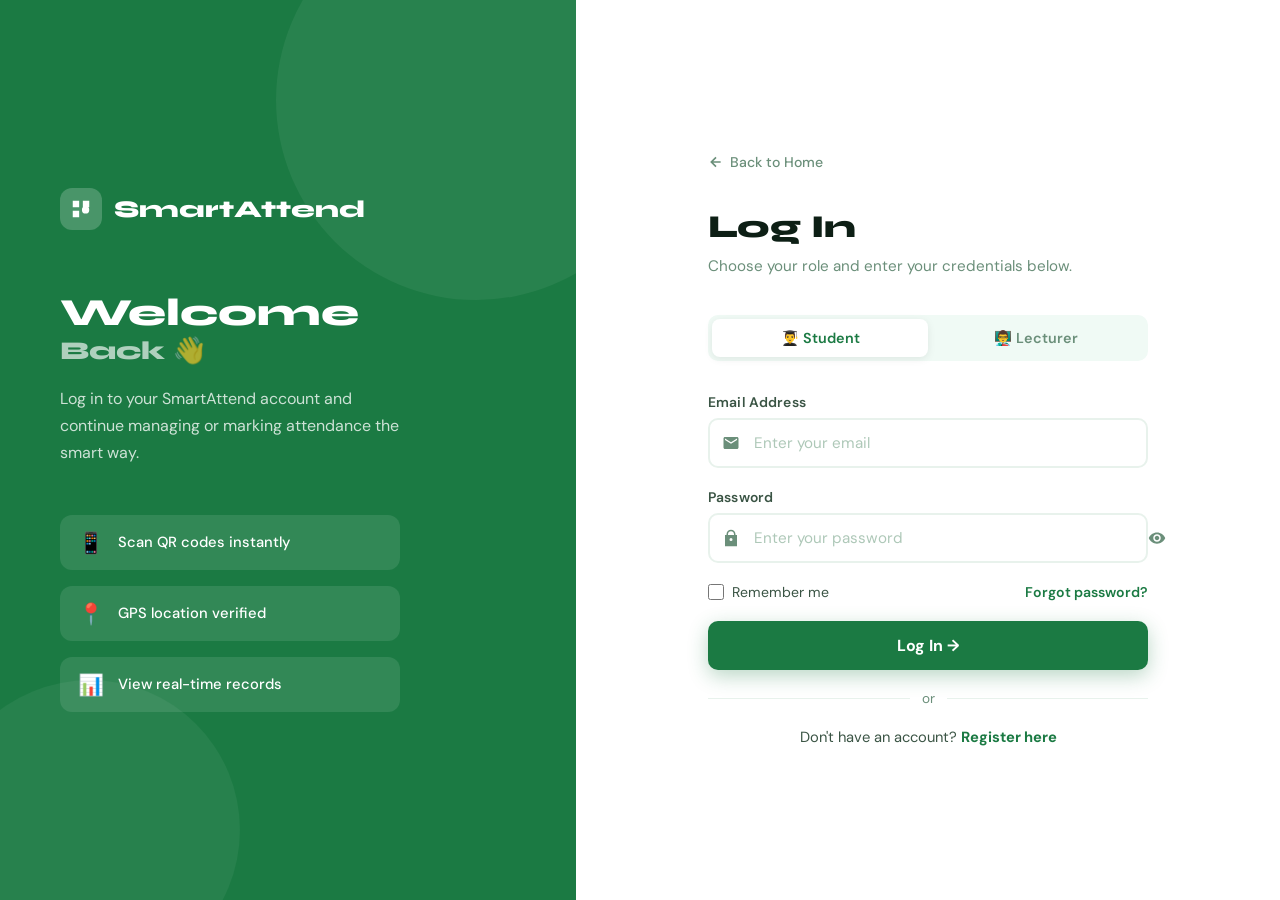
<file: login.html>
<!DOCTYPE html>
<html lang="en">
<head>
  <meta charset="UTF-8"/>
  <meta name="viewport" content="width=device-width, initial-scale=1.0"/>
  <title>Login – SmartAttend</title>
  <link href="https://fonts.googleapis.com/css2?family=Syne:wght@400;600;700;800&family=DM+Sans:ital,wght@0,300;0,400;0,500;1,300&display=swap" rel="stylesheet"/>
  <link rel="stylesheet" href="login.css"/>
</head>
<body>

<div class="login-page">

  <!-- LEFT PANEL -->
  <div class="login-left">
    <a class="left-logo" href="index.html">
      <div class="logo-icon">
        <svg viewBox="0 0 24 24"><path d="M3 3h7v7H3zm11 0h7v7h-7zM3 14h7v7H3zm14 3a4 4 0 1 1 0-8 4 4 0 0 1 0 8z"/></svg>
      </div>
      SmartAttend
    </a>
    <div class="left-content">
      <h1>Welcome<span>Back 👋</span></h1>
      <p>Log in to your SmartAttend account and continue managing or marking attendance the smart way.</p>
      <div class="left-features">
        <div class="left-feature"><span class="feat-icon">📱</span> Scan QR codes instantly</div>
        <div class="left-feature"><span class="feat-icon">📍</span> GPS location verified</div>
        <div class="left-feature"><span class="feat-icon">📊</span> View real-time records</div>
      </div>
    </div>
  </div>

  <!-- RIGHT PANEL -->
  <div class="login-right">
    <div class="login-box">

      <a class="back-link" href="index.html">
        <svg viewBox="0 0 24 24" fill="none" stroke="currentColor" stroke-width="2.5"><path d="M19 12H5M12 5l-7 7 7 7"/></svg>
        Back to Home
      </a>

      <h2>Log In</h2>
      <p class="subtitle">Choose your role and enter your credentials below.</p>

      <!-- ROLE TABS -->
      <div class="role-tabs">
        <button class="role-tab active" id="tab-student" onclick="switchRole('student')">👨‍🎓 Student</button>
        <button class="role-tab" id="tab-lecturer" onclick="switchRole('lecturer')">👨‍🏫 Lecturer</button>
      </div>

      <!-- FORM -->
      <form class="login-form" id="loginForm" onsubmit="handleLogin(event)">

        <div class="form-group">
          <label for="email">Email Address</label>
          <div class="input-wrap">
            <input type="email" id="email" placeholder="Enter your email" required/>
            <svg viewBox="0 0 24 24"><path d="M20 4H4c-1.1 0-2 .9-2 2v12c0 1.1.9 2 2 2h16c1.1 0 2-.9 2-2V6c0-1.1-.9-2-2-2zm0 4l-8 5-8-5V6l8 5 8-5v2z"/></svg>
          </div>
        </div>

        <div class="form-group">
          <label for="password">Password</label>
          <div class="input-wrap">
            <input type="password" id="password" placeholder="Enter your password" required/>
            <svg viewBox="0 0 24 24"><path d="M12 1C8.676 1 6 3.676 6 7v1H4v15h16V8h-2V7c0-3.324-2.676-6-6-6zm0 2c2.276 0 4 1.724 4 4v1H8V7c0-2.276 1.724-4 4-4zm0 9a2 2 0 1 1 0 4 2 2 0 0 1 0-4z"/></svg>
            <button type="button" class="eye-toggle" onclick="togglePassword()" id="eyeBtn">
              <svg id="eyeIcon" viewBox="0 0 24 24"><path d="M12 4.5C7 4.5 2.73 7.61 1 12c1.73 4.39 6 7.5 11 7.5s9.27-3.11 11-7.5c-1.73-4.39-6-7.5-11-7.5zM12 17c-2.76 0-5-2.24-5-5s2.24-5 5-5 5 2.24 5 5-2.24 5-5 5zm0-8c-1.66 0-3 1.34-3 3s1.34 3 3 3 3-1.34 3-3-1.34-3-3-3z"/></svg>
            </button>
          </div>
        </div>

        <div class="form-row">
          <label class="remember-wrap">
            <input type="checkbox" id="remember"/> Remember me
          </label>
          <a href="#" class="forgot-link">Forgot password?</a>
        </div>

        <div class="error-msg" id="errorMsg">
          ❌ Invalid email or password. Please try again.
        </div>

        <button type="submit" class="btn-login" id="loginBtn">
          <span class="btn-text">Log In →</span>
          <div class="spinner"></div>
        </button>

        <div class="divider">or</div>

        <p class="register-link">
          Don't have an account? <a href="register.html">Register here</a>
        </p>

      </form>
    </div>
  </div>
</div>

<script>
  let currentRole = 'student';

  function switchRole(role) {
    currentRole = role;
    document.getElementById('tab-student').classList.toggle('active', role === 'student');
    document.getElementById('tab-lecturer').classList.toggle('active', role === 'lecturer');
    document.getElementById('errorMsg').classList.remove('show');
  }

  function togglePassword() {
    const input = document.getElementById('password');
    const icon  = document.getElementById('eyeIcon');
    if (input.type === 'password') {
      input.type = 'text';
      icon.innerHTML = '<path d="M12 7c2.76 0 5 2.24 5 5 0 .65-.13 1.26-.36 1.83l2.92 2.92c1.51-1.26 2.7-2.89 3.43-4.75-1.73-4.39-6-7.5-11-7.5-1.4 0-2.74.25-3.98.7l2.16 2.16C10.74 7.13 11.35 7 12 7zM2 4.27l2.28 2.28.46.46C3.08 8.3 1.78 10.02 1 12c1.73 4.39 6 7.5 11 7.5 1.55 0 3.03-.3 4.38-.84l.42.42L19.73 22 21 20.73 3.27 3 2 4.27zM7.53 9.8l1.55 1.55c-.05.21-.08.43-.08.65 0 1.66 1.34 3 3 3 .22 0 .44-.03.65-.08l1.55 1.55c-.67.33-1.41.53-2.2.53-2.76 0-5-2.24-5-5 0-.79.2-1.53.53-2.2zm4.31-.78l3.15 3.15.02-.16c0-1.66-1.34-3-3-3l-.17.01z"/>';
    } else {
      input.type = 'password';
      icon.innerHTML = '<path d="M12 4.5C7 4.5 2.73 7.61 1 12c1.73 4.39 6 7.5 11 7.5s9.27-3.11 11-7.5c-1.73-4.39-6-7.5-11-7.5zM12 17c-2.76 0-5-2.24-5-5s2.24-5 5-5 5 2.24 5 5-2.24 5-5 5zm0-8c-1.66 0-3 1.34-3 3s1.34 3 3 3 3-1.34 3-3-1.34-3-3-3z"/>';
    }
  }

  function handleLogin(e) {
    e.preventDefault();
    const btn = document.getElementById('loginBtn');
    const errorMsg = document.getElementById('errorMsg');
    const email = document.getElementById('email').value;
    const password = document.getElementById('password').value;

    // Show loading
    btn.classList.add('loading');
    errorMsg.classList.remove('show');

    // Simulate auth check (replace with real backend call)
    setTimeout(() => {
      btn.classList.remove('loading');

      // Demo credentials
      const validStudent  = email === 'student@demo.com'  && password === 'student123';
      const validLecturer = email === 'lecturer@demo.com' && password === 'lecturer123';

      if (currentRole === 'student' && validStudent) {
        window.location.href = 'student-dashboard.html';
      } else if (currentRole === 'lecturer' && validLecturer) {
        window.location.href = 'lecturer-dashboard.html';
      } else {
        errorMsg.classList.add('show');
      }
    }, 1500);
  }
</script>
</body>
</html>
</file>
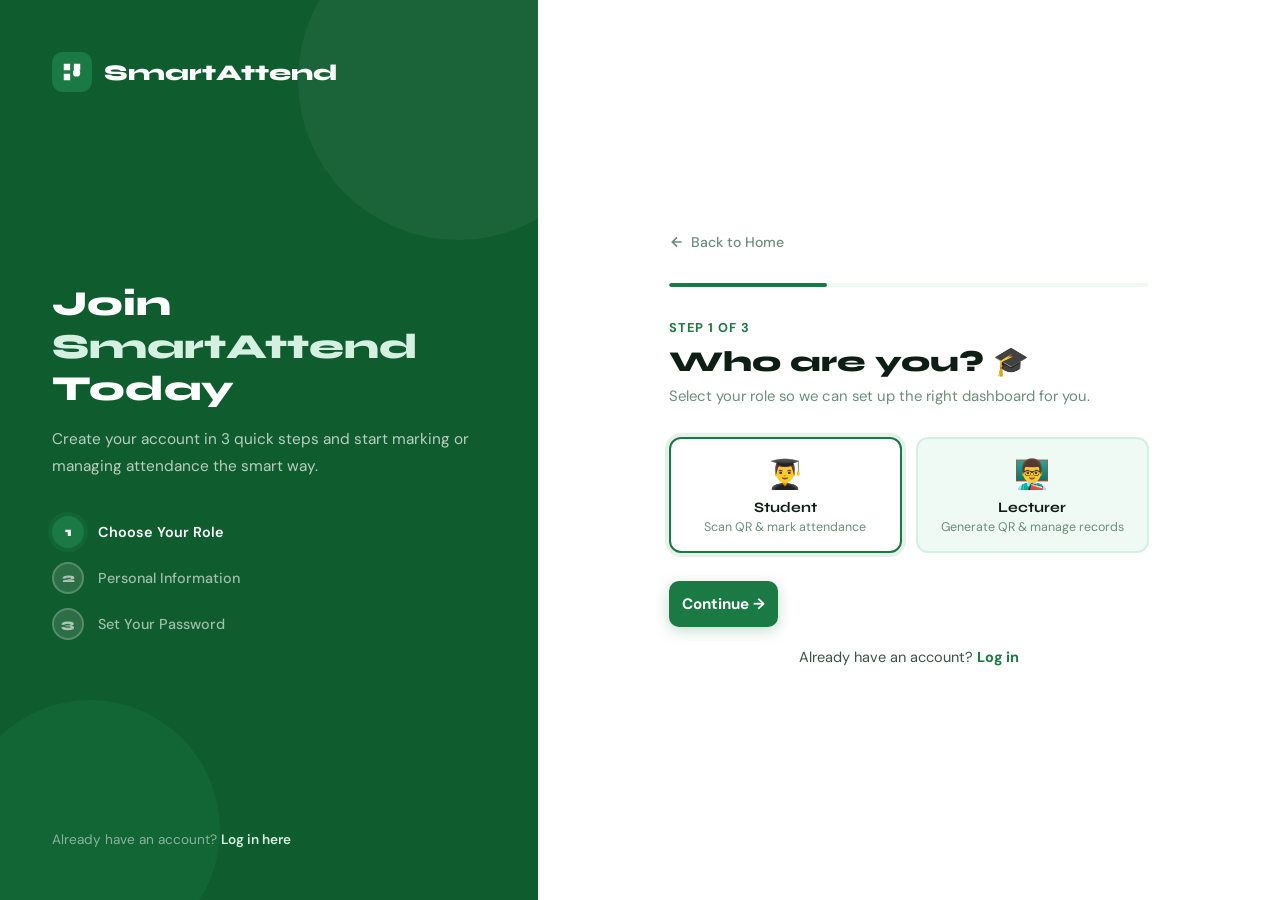
<file: register.html>
<!DOCTYPE html>
<html lang="en">
<head>
  <meta charset="UTF-8"/>
  <meta name="viewport" content="width=device-width, initial-scale=1.0"/>
  <title>Register – SmartAttend</title>
  <link href="https://fonts.googleapis.com/css2?family=Syne:wght@400;600;700;800&family=DM+Sans:ital,wght@0,300;0,400;0,500;1,300&display=swap" rel="stylesheet"/>
  <link rel="stylesheet" href="register.css"/>
</head>
<body>

<div class="register-page">

  <!-- LEFT PANEL -->
  <div class="register-left">
    <a class="left-logo" href="index.html">
      <div class="logo-icon">
        <svg viewBox="0 0 24 24"><path d="M3 3h7v7H3zm11 0h7v7h-7zM3 14h7v7H3zm14 3a4 4 0 1 1 0-8 4 4 0 0 1 0 8z"/></svg>
      </div>
      SmartAttend
    </a>

    <div class="left-middle">
      <h2>Join <em>SmartAttend</em> Today</h2>
      <p>Create your account in 3 quick steps and start marking or managing attendance the smart way.</p>
      <div class="steps-preview">
        <div class="step-row active-row" id="sidebar-step-1">
          <div class="step-dot active" id="dot-1">1</div>
          <span>Choose Your Role</span>
        </div>
        <div class="step-row" id="sidebar-step-2">
          <div class="step-dot" id="dot-2">2</div>
          <span>Personal Information</span>
        </div>
        <div class="step-row" id="sidebar-step-3">
          <div class="step-dot" id="dot-3">3</div>
          <span>Set Your Password</span>
        </div>
      </div>
    </div>

    <div class="left-bottom">
      Already have an account? <a href="login.html">Log in here</a>
    </div>
  </div>

  <!-- RIGHT PANEL -->
  <div class="register-right">
    <div class="register-box">

      <a class="back-link" href="index.html">
        <svg viewBox="0 0 24 24" fill="none" stroke="currentColor" stroke-width="2.5"><path d="M19 12H5M12 5l-7 7 7 7"/></svg>
        Back to Home
      </a>

      <!-- PROGRESS BAR -->
      <div class="progress-bar">
        <div class="progress-fill" id="progressFill" style="width: 33%"></div>
      </div>

      <!-- ═══ STEP 1 — ROLE ═══ -->
      <div class="step-panel active" id="panel-1">
        <div class="step-label">Step 1 of 3</div>
        <h2>Who are you? 🎓</h2>
        <p class="subtitle">Select your role so we can set up the right dashboard for you.</p>

        <div class="role-selector">
          <div class="role-option selected" id="role-student" onclick="selectRole('student')">
            <span class="role-icon">👨‍🎓</span>
            <div class="role-name">Student</div>
            <div class="role-desc">Scan QR & mark attendance</div>
          </div>
          <div class="role-option" id="role-lecturer" onclick="selectRole('lecturer')">
            <span class="role-icon">👨‍🏫</span>
            <div class="role-name">Lecturer</div>
            <div class="role-desc">Generate QR & manage records</div>
          </div>
        </div>

        <button class="btn-next-step" onclick="goToStep(2)">Continue →</button>
        <br><br>
        <p class="login-link">Already have an account? <a href="login.html">Log in</a></p>
      </div>

      <!-- ═══ STEP 2 — PERSONAL INFO ═══ -->
      <div class="step-panel" id="panel-2">
        <div class="step-label">Step 2 of 3</div>
        <h2>Your Details ✍️</h2>
        <p class="subtitle">Fill in your personal information to create your account.</p>

        <div class="register-form" id="form-step2">
          <div class="form-row-2">
            <div class="form-group">
              <label for="firstName">First Name</label>
              <div class="input-wrap">
                <input type="text" id="firstName" placeholder="John" required/>
                <svg class="field-icon" viewBox="0 0 24 24"><path d="M12 12c2.7 0 4.8-2.1 4.8-4.8S14.7 2.4 12 2.4 7.2 4.5 7.2 7.2 9.3 12 12 12zm0 2.4c-3.2 0-9.6 1.6-9.6 4.8v2.4h19.2v-2.4c0-3.2-6.4-4.8-9.6-4.8z"/></svg>
              </div>
              <span class="field-error" id="err-firstName">Please enter your first name.</span>
            </div>
            <div class="form-group">
              <label for="lastName">Last Name</label>
              <div class="input-wrap">
                <input type="text" id="lastName" placeholder="Doe" required/>
                <svg class="field-icon" viewBox="0 0 24 24"><path d="M12 12c2.7 0 4.8-2.1 4.8-4.8S14.7 2.4 12 2.4 7.2 4.5 7.2 7.2 9.3 12 12 12zm0 2.4c-3.2 0-9.6 1.6-9.6 4.8v2.4h19.2v-2.4c0-3.2-6.4-4.8-9.6-4.8z"/></svg>
              </div>
              <span class="field-error" id="err-lastName">Please enter your last name.</span>
            </div>
          </div>

          <div class="form-group">
            <label for="regEmail">Email Address</label>
            <div class="input-wrap">
              <input type="email" id="regEmail" placeholder="john.doe@university.edu" required/>
              <svg class="field-icon" viewBox="0 0 24 24"><path d="M20 4H4c-1.1 0-2 .9-2 2v12c0 1.1.9 2 2 2h16c1.1 0 2-.9 2-2V6c0-1.1-.9-2-2-2zm0 4l-8 5-8-5V6l8 5 8-5v2z"/></svg>
            </div>
            <span class="field-error" id="err-email">Please enter a valid email.</span>
          </div>

          <div class="form-group" id="matric-group">
            <label for="matricNo">Matric Number</label>
            <div class="input-wrap">
              <input type="text" id="matricNo" placeholder="e.g. CSC/2021/001"/>
              <svg class="field-icon" viewBox="0 0 24 24"><path d="M20 6h-2.18c.07-.44.18-.88.18-1.33C18 2.1 15.9 0 13.33 0c-1.4 0-2.67.6-3.55 1.56L9 3 8.22 1.56C7.34.6 6.07 0 4.67 0 2.1 0 0 2.1 0 4.67c0 .45.11.89.18 1.33H0v14h20V6zm-8.83 12H4V8h7.17v10zm8.83 0h-7.17V8H20v10z"/></svg>
            </div>
            <span class="field-error" id="err-matric">Please enter your matric number.</span>
          </div>

          <div class="form-group" id="dept-group">
            <label for="department">Department</label>
            <div class="input-wrap">
              <select id="department">
                <option value="">Select department</option>
                <option>Computer Science</option>
                <option>Electrical Engineering</option>
                <option>Mechanical Engineering</option>
                <option>Business Administration</option>
                <option>Medicine & Surgery</option>
                <option>Law</option>
                <option>Accounting</option>
                <option>Other</option>
              </select>
              <svg class="field-icon" viewBox="0 0 24 24"><path d="M12 3L1 9l11 6 9-4.91V17h2V9L12 3zM5 13.18v4L12 21l7-3.82v-4L12 17l-7-3.82z"/></svg>
            </div>
          </div>

          <div class="form-group" id="phone-group">
            <label for="phone">Phone Number</label>
            <div class="input-wrap">
              <input type="tel" id="phone" placeholder="+234 800 000 0000"/>
              <svg class="field-icon" viewBox="0 0 24 24"><path d="M6.62 10.79a15.05 15.05 0 0 0 6.59 6.59l2.2-2.2a1 1 0 0 1 1.01-.24c1.12.37 2.33.57 3.58.57a1 1 0 0 1 1 1V20a1 1 0 0 1-1 1C9.39 21 3 14.61 3 4a1 1 0 0 1 1-1h3.5a1 1 0 0 1 1 1c0 1.25.2 2.46.57 3.58a1 1 0 0 1-.24 1.01l-2.21 2.2z"/></svg>
            </div>
          </div>

          <div class="form-nav">
            <button class="btn-back-step" onclick="goToStep(1)">← Back</button>
            <button class="btn-next-step" onclick="validateStep2()">Continue →</button>
          </div>
        </div>
      </div>

      <!-- ═══ STEP 3 — PASSWORD ═══ -->
      <div class="step-panel" id="panel-3">
        <div class="step-label">Step 3 of 3</div>
        <h2>Secure Your Account 🔐</h2>
        <p class="subtitle">Create a strong password to keep your account safe.</p>

        <div class="register-form">
          <div class="form-group">
            <label for="newPassword">Password</label>
            <div class="input-wrap">
              <input type="password" id="newPassword" placeholder="Create a strong password" oninput="checkStrength(this.value)" required/>
              <svg class="field-icon" viewBox="0 0 24 24"><path d="M12 1C8.676 1 6 3.676 6 7v1H4v15h16V8h-2V7c0-3.324-2.676-6-6-6zm0 2c2.276 0 4 1.724 4 4v1H8V7c0-2.276 1.724-4 4-4zm0 9a2 2 0 1 1 0 4 2 2 0 0 1 0-4z"/></svg>
              <button type="button" class="eye-toggle" onclick="togglePwd('newPassword', 'eye1')">
                <svg id="eye1" viewBox="0 0 24 24"><path d="M12 4.5C7 4.5 2.73 7.61 1 12c1.73 4.39 6 7.5 11 7.5s9.27-3.11 11-7.5c-1.73-4.39-6-7.5-11-7.5zM12 17c-2.76 0-5-2.24-5-5s2.24-5 5-5 5 2.24 5 5-2.24 5-5 5zm0-8c-1.66 0-3 1.34-3 3s1.34 3 3 3 3-1.34 3-3-1.34-3-3-3z"/></svg>
              </button>
            </div>
            <div class="strength-bar">
              <div class="strength-seg" id="seg1"></div>
              <div class="strength-seg" id="seg2"></div>
              <div class="strength-seg" id="seg3"></div>
              <div class="strength-seg" id="seg4"></div>
            </div>
            <div class="strength-label" id="strengthLabel">Enter a password</div>
            <span class="field-error" id="err-password">Password must be at least 6 characters.</span>
          </div>

          <div class="form-group">
            <label for="confirmPassword">Confirm Password</label>
            <div class="input-wrap">
              <input type="password" id="confirmPassword" placeholder="Repeat your password" required/>
              <svg class="field-icon" viewBox="0 0 24 24"><path d="M12 1C8.676 1 6 3.676 6 7v1H4v15h16V8h-2V7c0-3.324-2.676-6-6-6zm0 2c2.276 0 4 1.724 4 4v1H8V7c0-2.276 1.724-4 4-4zm0 9a2 2 0 1 1 0 4 2 2 0 0 1 0-4z"/></svg>
              <button type="button" class="eye-toggle" onclick="togglePwd('confirmPassword', 'eye2')">
                <svg id="eye2" viewBox="0 0 24 24"><path d="M12 4.5C7 4.5 2.73 7.61 1 12c1.73 4.39 6 7.5 11 7.5s9.27-3.11 11-7.5c-1.73-4.39-6-7.5-11-7.5zM12 17c-2.76 0-5-2.24-5-5s2.24-5 5-5 5 2.24 5 5-2.24 5-5 5zm0-8c-1.66 0-3 1.34-3 3s1.34 3 3 3 3-1.34 3-3-1.34-3-3-3z"/></svg>
              </button>
            </div>
            <span class="field-error" id="err-confirm">Passwords do not match.</span>
          </div>

          <label class="checkbox-wrap">
            <input type="checkbox" id="agreeTerms"/>
            I agree to the <a href="#">Terms of Service</a> and <a href="#">Privacy Policy</a>
          </label>
          <span class="field-error" id="err-terms">You must agree to the terms.</span>

          <div class="form-error" id="formError">Something went wrong. Please try again.</div>

          <div class="form-nav">
            <button class="btn-back-step" onclick="goToStep(2)">← Back</button>
            <button class="btn-register" id="registerBtn" onclick="handleRegister()">
              <span class="btn-text">Create Account 🎉</span>
              <div class="spinner"></div>
            </button>
          </div>

          <p class="login-link">Already have an account? <a href="login.html">Log in</a></p>
        </div>
      </div>

      <!-- ═══ SUCCESS ═══ -->
      <div class="success-screen" id="successScreen">
        <div class="success-icon">🎉</div>
        <h2>Account Created!</h2>
        <p id="successMsg">Welcome to SmartAttend! Your account has been created successfully. You can now log in and start using the system.</p>
        <a href="login.html" class="btn-go-login">Go to Login →</a>
      </div>

    </div>
  </div>
</div>

<script>
  let currentStep = 1;
  let selectedRole = 'student';

  /* ── ROLE SELECTION ── */
  function selectRole(role) {
    selectedRole = role;
    document.getElementById('role-student').classList.toggle('selected', role === 'student');
    document.getElementById('role-lecturer').classList.toggle('selected', role === 'lecturer');

    // show/hide student-only fields
    const isStudent = role === 'student';
    document.getElementById('matric-group').style.display = isStudent ? 'flex' : 'none';
  }

  /* ── STEP NAVIGATION ── */
  function goToStep(step) {
    document.getElementById(`panel-${currentStep}`).classList.remove('active');
    document.getElementById(`panel-${step}`).classList.add('active');
    currentStep = step;
    updateSidebar();
    updateProgress();
    window.scrollTo({ top: 0, behavior: 'smooth' });
  }

  function updateProgress() {
    const pct = { 1: 33, 2: 66, 3: 100 };
    document.getElementById('progressFill').style.width = pct[currentStep] + '%';
  }

  function updateSidebar() {
    for (let i = 1; i <= 3; i++) {
      const dot = document.getElementById(`dot-${i}`);
      const row = document.getElementById(`sidebar-step-${i}`);
      dot.classList.remove('active', 'done');
      row.classList.remove('active-row');
      if (i < currentStep) { dot.classList.add('done'); dot.innerHTML = '✓'; }
      else if (i === currentStep) { dot.classList.add('active'); dot.innerHTML = i; row.classList.add('active-row'); }
      else { dot.innerHTML = i; }
    }
  }

  /* ── STEP 2 VALIDATION ── */
  function validateStep2() {
    let valid = true;

    const firstName = document.getElementById('firstName').value.trim();
    const lastName  = document.getElementById('lastName').value.trim();
    const email     = document.getElementById('regEmail').value.trim();
    const matric    = document.getElementById('matricNo').value.trim();

    showErr('err-firstName', !firstName);
    showErr('err-lastName', !lastName);
    showErr('err-email', !email || !email.includes('@'));
    if (selectedRole === 'student') showErr('err-matric', !matric);

    if (!firstName || !lastName || !email || !email.includes('@')) valid = false;
    if (selectedRole === 'student' && !matric) valid = false;

    if (valid) goToStep(3);
  }

  function showErr(id, show) {
    document.getElementById(id).classList.toggle('show', show);
  }

  /* ── PASSWORD STRENGTH ── */
  function checkStrength(val) {
    const segs = [document.getElementById('seg1'), document.getElementById('seg2'),
                  document.getElementById('seg3'), document.getElementById('seg4')];
    const label = document.getElementById('strengthLabel');

    let score = 0;
    if (val.length >= 6)  score++;
    if (val.length >= 10) score++;
    if (/[A-Z]/.test(val) && /[0-9]/.test(val)) score++;
    if (/[^A-Za-z0-9]/.test(val)) score++;

    const colors = ['#e53e3e', '#f6ad55', '#ecc94b', '#22c55e'];
    const labels = ['Weak', 'Fair', 'Good', 'Strong 💪'];

    segs.forEach((s, i) => {
      s.style.background = i < score ? colors[score - 1] : '#e8f2ec';
    });
    label.textContent = val.length === 0 ? 'Enter a password' : labels[score - 1] || 'Weak';
    label.style.color = val.length === 0 ? '#6b8f7a' : colors[score - 1];
  }

  /* ── PASSWORD TOGGLE ── */
  function togglePwd(inputId, iconId) {
    const input = document.getElementById(inputId);
    input.type = input.type === 'password' ? 'text' : 'password';
  }

  /* ── FINAL REGISTRATION ── */
  function handleRegister() {
    const password = document.getElementById('newPassword').value;
    const confirm  = document.getElementById('confirmPassword').value;
    const terms    = document.getElementById('agreeTerms').checked;

    let valid = true;
    showErr('err-password', password.length < 6);
    showErr('err-confirm', password !== confirm);
    showErr('err-terms', !terms);

    if (password.length < 6 || password !== confirm || !terms) valid = false;
    if (!valid) return;

    const btn = document.getElementById('registerBtn');
    btn.classList.add('loading');

    setTimeout(() => {
      btn.classList.remove('loading');

      // Hide all panels, show success
      document.getElementById(`panel-${currentStep}`).classList.remove('active');
      document.getElementById('progressFill').style.width = '100%';

      const name = document.getElementById('firstName').value;
      document.getElementById('successMsg').textContent =
        `Welcome, ${name}! Your ${selectedRole} account has been created. You can now log in and start using SmartAttend.`;

      document.getElementById('successScreen').classList.add('show');

      // Update sidebar all done
      for (let i = 1; i <= 3; i++) {
        const dot = document.getElementById(`dot-${i}`);
        dot.classList.remove('active'); dot.classList.add('done'); dot.innerHTML = '✓';
        document.getElementById(`sidebar-step-${i}`).classList.remove('active-row');
      }
    }, 1800);
  }

  // Init — hide matric for lecturer by default if needed
  document.getElementById('matric-group').style.display = 'flex';
</script>
</body>
</html>
</file>
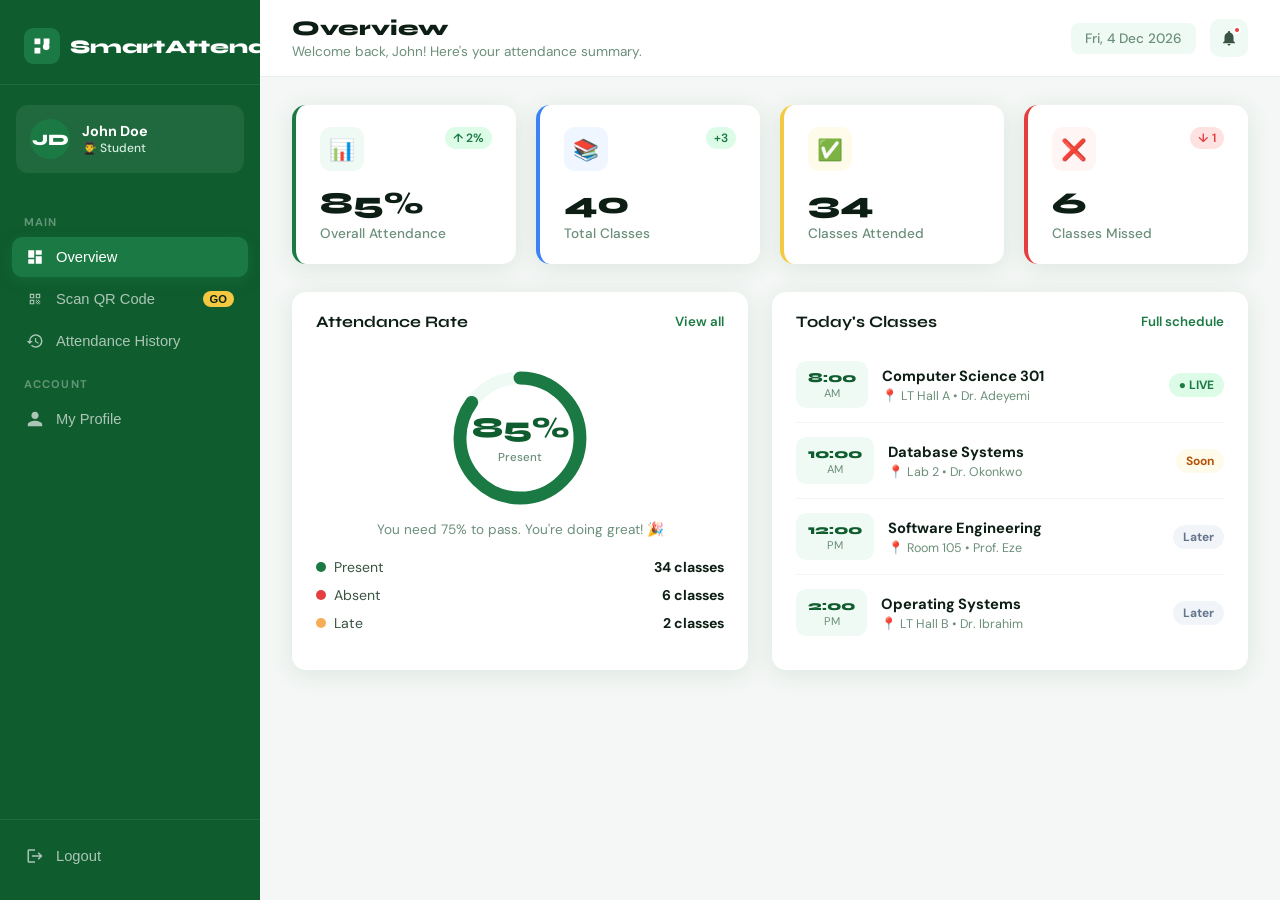
<file: student-dashboard.html>
<!DOCTYPE html>
<html lang="en">
<head>
  <meta charset="UTF-8"/>
  <meta name="viewport" content="width=device-width, initial-scale=1.0"/>
  <title>Student Dashboard – SmartAttend</title>
  <link href="https://fonts.googleapis.com/css2?family=Syne:wght@400;600;700;800&family=DM+Sans:ital,wght@0,300;0,400;0,500;1,300&display=swap" rel="stylesheet"/>
  <link rel="stylesheet" href="student-dashboard.css"/>
</head>
<body>

<div class="dashboard">

  <!-- ══ SIDEBAR ══ -->
  <aside class="sidebar" id="sidebar">
    <a class="sidebar-logo" href="index.html">
      <div class="logo-icon">
        <svg viewBox="0 0 24 24"><path d="M3 3h7v7H3zm11 0h7v7h-7zM3 14h7v7H3zm14 3a4 4 0 1 1 0-8 4 4 0 0 1 0 8z"/></svg>
      </div>
      SmartAttend
    </a>

    <div class="sidebar-user">
      <div class="user-avatar" id="sidebarAvatar">JD</div>
      <div class="user-info">
        <div class="user-name" id="sidebarName">John Doe</div>
        <div class="user-role">👨‍🎓 Student</div>
      </div>
    </div>

    <nav class="sidebar-nav">
      <div class="nav-section-label">Main</div>
      <button class="nav-item active" onclick="showPanel('overview', this)">
        <svg viewBox="0 0 24 24"><path d="M3 13h8V3H3v10zm0 8h8v-6H3v6zm10 0h8V11h-8v10zm0-18v6h8V3h-8z"/></svg>
        Overview
      </button>
      <button class="nav-item" onclick="showPanel('scanner', this)">
        <svg viewBox="0 0 24 24"><path d="M9.5 6.5v3h-3v-3h3M11 5H5v6h6V5zm-1.5 9.5v3h-3v-3h3M11 13H5v6h6v-6zm6.5-6.5v3h-3v-3h3M19 5h-6v6h6V5zm-6 8h1.5v1.5H13V13zm1.5 1.5H16V16h-1.5v-1.5zM16 13h1.5v1.5H16V13zm-3 3h1.5v1.5H13V16zm1.5 1.5H16V19h-1.5v-1.5zM16 16h1.5v1.5H16V16zm1.5-1.5H19V16h-1.5v-1.5zm0 3H19V19h-1.5v-1.5z"/></svg>
        Scan QR Code
        <span class="nav-badge">GO</span>
      </button>
      <button class="nav-item" onclick="showPanel('history', this)">
        <svg viewBox="0 0 24 24"><path d="M13 3a9 9 0 0 0-9 9H1l3.89 3.89.07.14L9 12H6c0-3.87 3.13-7 7-7s7 3.13 7 7-3.13 7-7 7c-1.93 0-3.68-.79-4.95-2.05L6.64 18.36A8.955 8.955 0 0 0 13 21a9 9 0 0 0 0-18zm-1 5v5l4.28 2.54.72-1.21-3.5-2.08V8H12z"/></svg>
        Attendance History
      </button>

      <div class="nav-section-label">Account</div>
      <button class="nav-item" onclick="showPanel('profile', this)">
        <svg viewBox="0 0 24 24"><path d="M12 12c2.7 0 4.8-2.1 4.8-4.8S14.7 2.4 12 2.4 7.2 4.5 7.2 7.2 9.3 12 12 12zm0 2.4c-3.2 0-9.6 1.6-9.6 4.8v2.4h19.2v-2.4c0-3.2-6.4-4.8-9.6-4.8z"/></svg>
        My Profile
      </button>
    </nav>

    <div class="sidebar-bottom">
      <button class="nav-item" onclick="logout()">
        <svg viewBox="0 0 24 24"><path d="M17 7l-1.41 1.41L18.17 11H8v2h10.17l-2.58 2.58L17 17l5-5-5-5zM4 5h8V3H4c-1.1 0-2 .9-2 2v14c0 1.1.9 2 2 2h8v-2H4V5z"/></svg>
        Logout
      </button>
    </div>
  </aside>

  <!-- ══ MAIN ══ -->
  <main class="main">

    <!-- TOPBAR -->
    <div class="topbar">
      <div class="topbar-left">
        <h1 id="pageTitle">Overview</h1>
        <p id="pageSubtitle">Welcome back, John! Here's your attendance summary.</p>
      </div>
      <div class="topbar-right">
        <div class="topbar-date" id="topbarDate">—</div>
        <button class="notif-btn">
          <svg viewBox="0 0 24 24"><path d="M12 22c1.1 0 2-.9 2-2h-4c0 1.1.9 2 2 2zm6-6v-5c0-3.07-1.64-5.64-4.5-6.32V4c0-.83-.67-1.5-1.5-1.5s-1.5.67-1.5 1.5v.68C7.63 5.36 6 7.92 6 11v5l-2 2v1h16v-1l-2-2z"/></svg>
          <span class="notif-dot"></span>
        </button>
      </div>
    </div>

    <!-- PAGE CONTENT -->
    <div class="page-content">

      <!-- ══ OVERVIEW PANEL ══ -->
      <div class="panel active" id="panel-overview">

        <div class="stats-grid">
          <div class="stat-card green">
            <div class="stat-card-top">
              <div class="stat-icon">📊</div>
              <span class="stat-trend up">↑ 2%</span>
            </div>
            <h3>85%</h3>
            <p>Overall Attendance</p>
          </div>
          <div class="stat-card blue">
            <div class="stat-card-top">
              <div class="stat-icon">📚</div>
              <span class="stat-trend up">+3</span>
            </div>
            <h3>40</h3>
            <p>Total Classes</p>
          </div>
          <div class="stat-card yellow">
            <div class="stat-card-top">
              <div class="stat-icon">✅</div>
            </div>
            <h3>34</h3>
            <p>Classes Attended</p>
          </div>
          <div class="stat-card red">
            <div class="stat-card-top">
              <div class="stat-icon">❌</div>
              <span class="stat-trend down">↓ 1</span>
            </div>
            <h3>6</h3>
            <p>Classes Missed</p>
          </div>
        </div>

        <div class="content-grid">

          <!-- Attendance Circle -->
          <div class="card attendance-card">
            <div class="card-header">
              <h3>Attendance Rate</h3>
              <a href="#" onclick="showPanel('history', document.querySelectorAll('.nav-item')[2])">View all</a>
            </div>
            <div class="card-body">
              <div class="circle-wrap">
                <div class="circle-chart">
                  <svg viewBox="0 0 140 140" width="150" height="150">
                    <circle class="circle-bg" cx="70" cy="70" r="56"/>
                    <circle class="circle-fill" id="circleArc" cx="70" cy="70" r="56"/>
                  </svg>
                  <div class="circle-text">
                    <span class="pct">85%</span>
                    <span class="pct-label">Present</span>
                  </div>
                </div>
                <p>You need 75% to pass. You're doing great! 🎉</p>
              </div>
              <div class="att-legend">
                <div class="legend-row">
                  <div class="legend-left"><div class="legend-dot" style="background:#1B7A43"></div>Present</div>
                  <span class="legend-val">34 classes</span>
                </div>
                <div class="legend-row">
                  <div class="legend-left"><div class="legend-dot" style="background:#e53e3e"></div>Absent</div>
                  <span class="legend-val">6 classes</span>
                </div>
                <div class="legend-row">
                  <div class="legend-left"><div class="legend-dot" style="background:#f6ad55"></div>Late</div>
                  <span class="legend-val">2 classes</span>
                </div>
              </div>
            </div>
          </div>

          <!-- Upcoming Classes -->
          <div class="card upcoming-card">
            <div class="card-header">
              <h3>Today's Classes</h3>
              <a href="#">Full schedule</a>
            </div>
            <div class="card-body">
              <div class="class-item">
                <div class="class-time-block">
                  <div class="time">8:00</div>
                  <div class="ampm">AM</div>
                </div>
                <div class="class-info">
                  <div class="class-name">Computer Science 301</div>
                  <div class="class-meta">📍 LT Hall A • Dr. Adeyemi</div>
                </div>
                <span class="class-status live">● LIVE</span>
              </div>
              <div class="class-item">
                <div class="class-time-block">
                  <div class="time">10:00</div>
                  <div class="ampm">AM</div>
                </div>
                <div class="class-info">
                  <div class="class-name">Database Systems</div>
                  <div class="class-meta">📍 Lab 2 • Dr. Okonkwo</div>
                </div>
                <span class="class-status soon">Soon</span>
              </div>
              <div class="class-item">
                <div class="class-time-block">
                  <div class="time">12:00</div>
                  <div class="ampm">PM</div>
                </div>
                <div class="class-info">
                  <div class="class-name">Software Engineering</div>
                  <div class="class-meta">📍 Room 105 • Prof. Eze</div>
                </div>
                <span class="class-status later">Later</span>
              </div>
              <div class="class-item">
                <div class="class-time-block">
                  <div class="time">2:00</div>
                  <div class="ampm">PM</div>
                </div>
                <div class="class-info">
                  <div class="class-name">Operating Systems</div>
                  <div class="class-meta">📍 LT Hall B • Dr. Ibrahim</div>
                </div>
                <span class="class-status later">Later</span>
              </div>
            </div>
          </div>

        </div>
      </div>

      <!-- ══ SCANNER PANEL ══ -->
      <div class="panel" id="panel-scanner">
        <div class="card" style="padding: 32px;">
          <div class="scanner-wrap">
            <h2>📱 Scan QR Code</h2>
            <p>Click the button below to activate your camera and scan the lecturer's QR code to mark your attendance.</p>

            <div class="qr-scanner-box" id="scannerBox" onclick="startScan()">
              <div class="scan-anim"></div>
              <div class="scan-icon">📷</div>
              <div class="scan-label">Tap to start scanning</div>
            </div>

            <div class="scanner-actions">
              <button class="btn-scan" id="scanBtn" onclick="startScan()">Start QR Scan</button>
            </div>

            <div class="scan-result" id="scanResult">
              <h4 id="scanResultTitle">—</h4>
              <p id="scanResultMsg">—</p>
            </div>
          </div>
        </div>
      </div>

      <!-- ══ HISTORY PANEL ══ -->
      <div class="panel" id="panel-history">
        <div class="card history-card">
          <div class="card-header">
            <h3>Attendance History</h3>
          </div>
          <div class="table-filters">
            <select class="filter-select" onchange="filterTable(this.value)">
              <option value="all">All Courses</option>
              <option value="CSC 301">CSC 301</option>
              <option value="DBS 202">DBS 202</option>
              <option value="SEN 301">SEN 301</option>
              <option value="OPS 201">OPS 201</option>
            </select>
            <select class="filter-select">
              <option>All Status</option>
              <option>Present</option>
              <option>Absent</option>
              <option>Late</option>
            </select>
          </div>
          <div class="card-body">
            <div class="table-wrap">
              <table id="historyTable">
                <thead>
                  <tr>
                    <th>Date</th>
                    <th>Course</th>
                    <th>Lecturer</th>
                    <th>Time</th>
                    <th>Location</th>
                    <th>Status</th>
                  </tr>
                </thead>
                <tbody id="historyBody">
                  <!-- filled by JS -->
                </tbody>
              </table>
            </div>
          </div>
        </div>
      </div>

      <!-- ══ PROFILE PANEL ══ -->
      <div class="panel" id="panel-profile">
        <div class="profile-wrap">
          <div class="profile-header-card">
            <div class="profile-avatar-lg">JD</div>
            <div class="profile-meta">
              <h2>John Doe</h2>
              <p>CSC/2021/001 • Computer Science</p>
            </div>
            <span class="profile-badge">👨‍🎓 Student</span>
          </div>
          <div class="profile-info-card">
            <h3>Personal Information</h3>
            <div class="info-grid">
              <div class="info-row">
                <span class="info-label">Full Name</span>
                <span class="info-value">John Doe</span>
              </div>
              <div class="info-row">
                <span class="info-label">Email</span>
                <span class="info-value">john.doe@university.edu</span>
              </div>
              <div class="info-row">
                <span class="info-label">Matric No.</span>
                <span class="info-value">CSC/2021/001</span>
              </div>
              <div class="info-row">
                <span class="info-label">Department</span>
                <span class="info-value">Computer Science</span>
              </div>
              <div class="info-row">
                <span class="info-label">Phone</span>
                <span class="info-value">+234 800 123 4567</span>
              </div>
              <div class="info-row">
                <span class="info-label">Level</span>
                <span class="info-value">300 Level</span>
              </div>
              <div class="info-row">
                <span class="info-label">Attendance</span>
                <span class="info-value" style="color:#1B7A43; font-weight:700;">85% (Good Standing)</span>
              </div>
            </div>
          </div>
        </div>
      </div>

    </div><!-- end page-content -->
  </main>
</div>

<script>
  /* ── DATE ── */
  const now = new Date();
  document.getElementById('topbarDate').textContent =
    now.toLocaleDateString('en-GB', { weekday: 'short', day: 'numeric', month: 'short', year: 'numeric' });

  /* ── PANEL SWITCHING ── */
  const titles = {
    overview: ['Overview', 'Welcome back, John! Here\'s your attendance summary.'],
    scanner:  ['Scan QR Code', 'Scan the lecturer\'s QR code to mark your attendance.'],
    history:  ['Attendance History', 'View all your past attendance records.'],
    profile:  ['My Profile', 'Manage your personal information.'],
  };

  function showPanel(name, btn) {
    document.querySelectorAll('.panel').forEach(p => p.classList.remove('active'));
    document.querySelectorAll('.nav-item').forEach(n => n.classList.remove('active'));
    document.getElementById('panel-' + name).classList.add('active');
    if (btn) btn.classList.add('active');
    document.getElementById('pageTitle').textContent = titles[name][0];
    document.getElementById('pageSubtitle').textContent = titles[name][1];
    if (name === 'history') buildTable('all');
  }

  /* ── ATTENDANCE TABLE DATA ── */
  const attendanceData = [
    { date: '09 May 2025', course: 'CSC 301', lecturer: 'Dr. Adeyemi',  time: '08:00 AM', location: 'LT Hall A',  status: 'present' },
    { date: '08 May 2025', course: 'DBS 202', lecturer: 'Dr. Okonkwo',  time: '10:00 AM', location: 'Lab 2',      status: 'present' },
    { date: '07 May 2025', course: 'SEN 301', lecturer: 'Prof. Eze',    time: '12:00 PM', location: 'Room 105',   status: 'late'    },
    { date: '07 May 2025', course: 'OPS 201', lecturer: 'Dr. Ibrahim',  time: '02:00 PM', location: 'LT Hall B',  status: 'absent'  },
    { date: '06 May 2025', course: 'CSC 301', lecturer: 'Dr. Adeyemi',  time: '08:00 AM', location: 'LT Hall A',  status: 'present' },
    { date: '06 May 2025', course: 'DBS 202', lecturer: 'Dr. Okonkwo',  time: '10:00 AM', location: 'Lab 2',      status: 'absent'  },
    { date: '05 May 2025', course: 'SEN 301', lecturer: 'Prof. Eze',    time: '12:00 PM', location: 'Room 105',   status: 'present' },
    { date: '04 May 2025', course: 'CSC 301', lecturer: 'Dr. Adeyemi',  time: '08:00 AM', location: 'LT Hall A',  status: 'present' },
    { date: '03 May 2025', course: 'OPS 201', lecturer: 'Dr. Ibrahim',  time: '02:00 PM', location: 'LT Hall B',  status: 'present' },
    { date: '02 May 2025', course: 'DBS 202', lecturer: 'Dr. Okonkwo',  time: '10:00 AM', location: 'Lab 2',      status: 'present' },
  ];

  function buildTable(filter) {
    const tbody = document.getElementById('historyBody');
    const data = filter === 'all' ? attendanceData : attendanceData.filter(r => r.course === filter);
    tbody.innerHTML = data.map(r => `
      <tr>
        <td>${r.date}</td>
        <td>${r.course}</td>
        <td>${r.lecturer}</td>
        <td>${r.time}</td>
        <td>📍 ${r.location}</td>
        <td><span class="badge ${r.status}">${r.status.charAt(0).toUpperCase() + r.status.slice(1)}</span></td>
      </tr>
    `).join('');
  }

  function filterTable(val) { buildTable(val); }

  /* ── QR SCANNER SIMULATION ── */
  let scanning = false;
  function startScan() {
    if (scanning) return;
    scanning = true;
    const box  = document.getElementById('scannerBox');
    const btn  = document.getElementById('scanBtn');
    const result = document.getElementById('scanResult');

    box.classList.add('scanning');
    box.querySelector('.scan-label').textContent = 'Scanning...';
    box.querySelector('.scan-icon').textContent = '🔍';
    btn.textContent = 'Scanning...';
    btn.disabled = true;
    result.style.display = 'none';

    // Simulate location check + QR match
    setTimeout(() => {
      box.classList.remove('scanning');
      box.querySelector('.scan-icon').textContent = '✅';
      box.querySelector('.scan-label').textContent = 'Scan complete!';
      btn.textContent = 'Scan Again';
      btn.disabled = false;
      scanning = false;

      result.className = 'scan-result success';
      result.style.display = 'block';
      document.getElementById('scanResultTitle').textContent = '✅ Attendance Marked!';
      document.getElementById('scanResultMsg').textContent =
        'CSC 301 — Dr. Adeyemi | ' + new Date().toLocaleTimeString() + ' | 📍 Location verified';
    }, 3000);
  }

  /* ── LOGOUT ── */
  function logout() {
    if (confirm('Are you sure you want to logout?')) {
      window.location.href = 'login.html';
    }
  }

  /* ── ANIMATE CIRCLE ON LOAD ── */
  window.addEventListener('load', () => {
    const circle = document.getElementById('circleArc');
    const r = 56, total = 2 * Math.PI * r;
    circle.style.strokeDasharray = total;
    circle.style.strokeDashoffset = total * (1 - 0.85);
  });
</script>
</body>
</html>
</file>
<file: style.css>
*, *::before, *::after { box-sizing: border-box; margin: 0; padding: 0; }

:root {
  --green-dark:  #0f5c2e;
  --green-main:  #1B7A43;
  --green-mid:   #28a05a;
  --green-light: #d4f0e1;
  --green-pale:  #f0faf5;
  --accent:      #f5c842;
  --text-dark:   #0d1f15;
  --text-mid:    #3a5444;
  --text-light:  #6b8f7a;
  --white:       #ffffff;
  --radius:      14px;
  --shadow:      0 8px 32px rgba(15,92,46,0.13);
}

html { scroll-behavior: smooth; }

body {
  font-family: 'DM Sans', sans-serif;
  background: var(--white);
  color: var(--text-dark);
  overflow-x: hidden;
}

/* ── NAVBAR ── */
nav {
  position: fixed; top: 0; left: 0; right: 0; z-index: 100;
  display: flex; align-items: center; justify-content: space-between;
  padding: 18px 80px;
  background: rgba(255,255,255,0.92);
  backdrop-filter: blur(12px);
  border-bottom: 1px solid rgba(27,122,67,0.1);
  transition: box-shadow .3s;
}
nav.scrolled { box-shadow: 0 4px 24px rgba(15,92,46,0.10); }

.nav-logo {
  display: flex; align-items: center; gap: 10px;
  font-family: 'Syne', sans-serif;
  font-weight: 800; font-size: 1.35rem;
  color: var(--green-dark); text-decoration: none;
}
.nav-logo .logo-icon {
  width: 38px; height: 38px; border-radius: 10px;
  background: var(--green-main);
  display: flex; align-items: center; justify-content: center;
}
.nav-logo .logo-icon svg { width: 22px; height: 22px; fill: #fff; }

.nav-links { display: flex; align-items: center; gap: 36px; list-style: none; }
.nav-links a {
  font-size: .95rem; font-weight: 500;
  color: var(--text-mid); text-decoration: none;
  transition: color .2s;
}
.nav-links a:hover { color: var(--green-main); }

.nav-cta { display: flex; gap: 12px; }

.btn-outline {
  padding: 10px 22px; border-radius: 8px;
  border: 2px solid var(--green-main);
  color: var(--green-main); font-weight: 600; font-size: .9rem;
  text-decoration: none; transition: all .2s;
}
.btn-outline:hover { background: var(--green-main); color: #fff; }

.btn-solid {
  padding: 10px 22px; border-radius: 8px;
  background: var(--green-main);
  color: #fff; font-weight: 600; font-size: .9rem;
  text-decoration: none; border: 2px solid var(--green-main);
  transition: all .2s;
}
.btn-solid:hover { background: var(--green-dark); border-color: var(--green-dark); }

/* ── HERO ── */
.hero {
  min-height: 100vh;
  display: flex; align-items: center;
  padding: 120px 80px 80px;
  background: linear-gradient(135deg, var(--green-pale) 0%, #e8f7ef 50%, var(--white) 100%);
  position: relative; overflow: hidden;
}
.hero::before {
  content: '';
  position: absolute; top: -120px; right: -120px;
  width: 600px; height: 600px; border-radius: 50%;
  background: radial-gradient(circle, rgba(27,122,67,0.12) 0%, transparent 70%);
  pointer-events: none;
}
.hero::after {
  content: '';
  position: absolute; bottom: -80px; left: 10%;
  width: 400px; height: 400px; border-radius: 50%;
  background: radial-gradient(circle, rgba(245,200,66,0.10) 0%, transparent 70%);
  pointer-events: none;
}

.hero-inner {
  display: flex; align-items: center;
  justify-content: space-between; gap: 60px;
  max-width: 1200px; margin: 0 auto; width: 100%;
  position: relative; z-index: 1;
}

.hero-text { max-width: 560px; }

.hero-badge {
  display: inline-flex; align-items: center; gap: 8px;
  background: var(--green-light); color: var(--green-dark);
  padding: 6px 16px; border-radius: 100px;
  font-size: .82rem; font-weight: 600; letter-spacing: .04em;
  margin-bottom: 24px;
  animation: fadeUp .6s ease both;
}
.hero-badge span { width: 7px; height: 7px; border-radius: 50%; background: var(--green-main); }

.hero-text h1 {
  font-family: 'Syne', sans-serif;
  font-size: clamp(2.4rem, 4vw, 3.4rem);
  font-weight: 800; line-height: 1.15;
  color: var(--text-dark);
  margin-bottom: 20px;
  animation: fadeUp .6s .1s ease both;
}
.hero-text h1 em { font-style: normal; color: var(--green-main); }

.hero-text p {
  font-size: 1.08rem; line-height: 1.75;
  color: var(--text-mid);
  margin-bottom: 36px;
  animation: fadeUp .6s .2s ease both;
}

.hero-actions {
  display: flex; gap: 16px; flex-wrap: wrap;
  animation: fadeUp .6s .3s ease both;
}
.btn-hero {
  padding: 14px 32px; border-radius: 10px;
  font-size: 1rem; font-weight: 600;
  text-decoration: none; transition: all .25s;
  display: inline-flex; align-items: center; gap: 8px;
}
.btn-hero.primary {
  background: var(--green-main); color: #fff;
  border: 2px solid var(--green-main);
  box-shadow: 0 6px 20px rgba(27,122,67,0.3);
}
.btn-hero.primary:hover {
  background: var(--green-dark); border-color: var(--green-dark);
  transform: translateY(-2px);
  box-shadow: 0 10px 28px rgba(27,122,67,0.35);
}
.btn-hero.secondary {
  background: transparent; color: var(--green-dark);
  border: 2px solid var(--green-light);
}
.btn-hero.secondary:hover {
  border-color: var(--green-main);
  background: var(--green-pale);
}

.hero-stats {
  display: flex; gap: 32px; margin-top: 48px;
  animation: fadeUp .6s .4s ease both;
}
.stat-item { text-align: left; }
.stat-item .stat-num {
  font-family: 'Syne', sans-serif;
  font-size: 1.8rem; font-weight: 800;
  color: var(--green-dark);
}
.stat-item .stat-label {
  font-size: .82rem; color: var(--text-light); font-weight: 500;
}
.stat-divider { width: 1px; background: var(--green-light); }

/* hero visual */
.hero-visual { flex-shrink: 0; animation: fadeUp .7s .2s ease both; }

.phone-mockup {
  width: 300px;
  background: var(--white);
  border-radius: 32px;
  box-shadow: 0 24px 64px rgba(15,92,46,0.18), 0 4px 16px rgba(0,0,0,0.08);
  overflow: hidden;
  border: 6px solid #e8f2ec;
  position: relative;
}
.phone-top {
  background: var(--green-main);
  padding: 20px; text-align: center;
}
.phone-top p {
  font-family: 'Syne', sans-serif;
  font-weight: 700; font-size: 1rem; color: #fff; margin-bottom: 4px;
}
.phone-top span { font-size: .78rem; color: rgba(255,255,255,0.75); }

.qr-area {
  padding: 24px;
  display: flex; flex-direction: column; align-items: center; gap: 16px;
}
.qr-box {
  width: 160px; height: 160px;
  background: var(--green-pale); border-radius: 16px;
  display: flex; align-items: center; justify-content: center;
  border: 2px dashed var(--green-light);
  position: relative; overflow: hidden;
}
.qr-box svg { width: 120px; height: 120px; }

.scan-line {
  position: absolute; top: 0; left: 0; right: 0;
  height: 3px; background: var(--green-main);
  box-shadow: 0 0 10px var(--green-main);
  animation: scan 2s linear infinite;
}
@keyframes scan {
  0%   { top: 0; }
  100% { top: 100%; }
}

.location-chip {
  display: flex; align-items: center; gap: 8px;
  background: var(--green-light);
  padding: 8px 16px; border-radius: 100px;
  font-size: .82rem; font-weight: 600; color: var(--green-dark);
  width: 100%;
}
.location-chip svg { width: 16px; height: 16px; fill: var(--green-main); flex-shrink: 0; }
.loc-dot {
  width: 8px; height: 8px; border-radius: 50%;
  background: #22c55e; margin-left: auto;
  animation: pulse 1.5s infinite;
}

.phone-status { display: flex; gap: 10px; padding: 0 24px 20px; }
.status-pill {
  flex: 1; padding: 10px;
  background: var(--green-pale); border-radius: 10px; text-align: center;
}
.status-pill .s-label { font-size: .72rem; color: var(--text-light); font-weight: 500; }
.status-pill .s-val  { font-family: 'Syne', sans-serif; font-weight: 700; font-size: .95rem; color: var(--green-dark); }

/* floating badges */
.float-badge {
  position: absolute; background: #fff; border-radius: 12px;
  padding: 10px 16px; box-shadow: 0 8px 24px rgba(0,0,0,0.12);
  display: flex; align-items: center; gap: 10px;
  font-size: .82rem; font-weight: 600; color: var(--text-dark);
  white-space: nowrap;
}
.float-badge.left  { left: -50px; top: 40%; }
.float-badge.right { right: -50px; bottom: 30%; }
.float-badge .badge-icon { font-size: 1.2rem; }
.hero-visual-wrap { position: relative; }

/* ── FEATURES ── */
.features { padding: 100px 80px; background: var(--white); }

.section-header { text-align: center; max-width: 580px; margin: 0 auto 60px; }
.section-tag {
  display: inline-block;
  background: var(--green-light); color: var(--green-dark);
  padding: 5px 16px; border-radius: 100px;
  font-size: .8rem; font-weight: 700; letter-spacing: .06em;
  text-transform: uppercase; margin-bottom: 16px;
}
.section-header h2 {
  font-family: 'Syne', sans-serif;
  font-size: clamp(1.8rem, 3vw, 2.6rem);
  font-weight: 800; line-height: 1.2;
  color: var(--text-dark); margin-bottom: 14px;
}
.section-header p { font-size: 1rem; line-height: 1.7; color: var(--text-light); }

.features-grid { display: flex; flex-wrap: wrap; gap: 24px; max-width: 1200px; margin: 0 auto; }
.feature-card {
  flex: 1 1 280px;
  background: var(--green-pale); border-radius: var(--radius);
  padding: 32px 28px; border: 1.5px solid var(--green-light);
  transition: transform .25s, box-shadow .25s;
}
.feature-card:hover { transform: translateY(-6px); box-shadow: var(--shadow); }
.feature-card.highlight { background: var(--green-main); border-color: var(--green-main); }
.feature-card.highlight h3,
.feature-card.highlight p { color: #fff; }
.feature-card.highlight .f-icon { background: rgba(255,255,255,0.2); }

.f-icon {
  width: 52px; height: 52px; border-radius: 12px;
  background: var(--green-light);
  display: flex; align-items: center; justify-content: center;
  margin-bottom: 20px; font-size: 1.5rem;
}
.feature-card h3 {
  font-family: 'Syne', sans-serif; font-weight: 700;
  font-size: 1.1rem; color: var(--text-dark); margin-bottom: 10px;
}
.feature-card p { font-size: .93rem; line-height: 1.65; color: var(--text-mid); }

/* ── HOW IT WORKS ── */
.how-it-works {
  padding: 100px 80px;
  background: linear-gradient(180deg, var(--green-pale) 0%, var(--white) 100%);
}
.steps {
  display: flex; gap: 0;
  max-width: 1100px; margin: 0 auto;
  position: relative;
}
.steps::before {
  content: '';
  position: absolute; top: 44px; left: 10%; right: 10%;
  height: 2px; background: var(--green-light); z-index: 0;
}
.step { flex: 1; text-align: center; padding: 0 20px; position: relative; z-index: 1; }
.step-num {
  width: 52px; height: 52px; border-radius: 50%;
  background: var(--white); border: 3px solid var(--green-main);
  display: flex; align-items: center; justify-content: center;
  margin: 0 auto 20px;
  font-family: 'Syne', sans-serif; font-weight: 800; font-size: 1.1rem; color: var(--green-main);
}
.step.active .step-num { background: var(--green-main); color: #fff; }
.step h4 {
  font-family: 'Syne', sans-serif; font-weight: 700;
  font-size: 1rem; color: var(--text-dark); margin-bottom: 8px;
}
.step p { font-size: .88rem; color: var(--text-light); line-height: 1.6; }

/* ── ROLES ── */
.roles { padding: 100px 80px; background: var(--white); }
.roles-grid { display: flex; gap: 32px; max-width: 1100px; margin: 0 auto; }
.role-card {
  flex: 1; border-radius: 20px; overflow: hidden;
  box-shadow: var(--shadow); transition: transform .25s;
}
.role-card:hover { transform: translateY(-6px); }

.role-card-top { padding: 36px 32px 28px; }
.role-card.student .role-card-top { background: var(--green-main); }
.role-card.lecturer .role-card-top { background: var(--green-dark); }

.role-card-top .role-emoji { font-size: 2.8rem; margin-bottom: 14px; display: block; }
.role-card-top h3 {
  font-family: 'Syne', sans-serif; font-weight: 800;
  font-size: 1.4rem; color: #fff; margin-bottom: 8px;
}
.role-card-top p { font-size: .9rem; color: rgba(255,255,255,0.78); line-height: 1.6; }

.role-card-body { background: var(--white); padding: 28px 32px; }
.role-features { list-style: none; display: flex; flex-direction: column; gap: 12px; }
.role-features li {
  display: flex; align-items: center; gap: 12px;
  font-size: .93rem; color: var(--text-mid);
}
.role-features li::before {
  content: '✓';
  width: 22px; height: 22px; border-radius: 50%;
  background: var(--green-light); color: var(--green-main);
  display: flex; align-items: center; justify-content: center;
  font-size: .75rem; font-weight: 700; flex-shrink: 0;
}
.role-card-body .btn-role {
  display: block; margin-top: 24px; text-align: center;
  padding: 13px; border-radius: 10px; font-weight: 600; font-size: .95rem;
  text-decoration: none; transition: all .2s;
}
.role-card.student .btn-role { background: var(--green-main); color: #fff; }
.role-card.student .btn-role:hover { background: var(--green-dark); }
.role-card.lecturer .btn-role { background: var(--green-dark); color: #fff; }
.role-card.lecturer .btn-role:hover { background: var(--green-main); }

/* ── CTA BANNER ── */
.cta-banner {
  margin: 0 80px 100px;
  background: var(--green-main); border-radius: 24px;
  padding: 64px 80px;
  display: flex; align-items: center; justify-content: space-between;
  gap: 40px; position: relative; overflow: hidden;
}
.cta-banner::before {
  content: ''; position: absolute; top: -60px; right: -60px;
  width: 300px; height: 300px; border-radius: 50%;
  background: rgba(255,255,255,0.07);
}
.cta-banner::after {
  content: ''; position: absolute; bottom: -40px; left: 30%;
  width: 200px; height: 200px; border-radius: 50%;
  background: rgba(255,255,255,0.05);
}
.cta-text h2 {
  font-family: 'Syne', sans-serif; font-weight: 800;
  font-size: 2rem; color: #fff; margin-bottom: 10px;
}
.cta-text p { font-size: 1rem; color: rgba(255,255,255,0.8); line-height: 1.6; }
.cta-actions { display: flex; gap: 14px; flex-shrink: 0; }

.btn-white {
  padding: 14px 30px; border-radius: 10px;
  background: #fff; color: var(--green-dark);
  font-weight: 700; font-size: .95rem;
  text-decoration: none; transition: all .2s; border: 2px solid #fff;
}
.btn-white:hover { background: var(--green-pale); }

.btn-ghost {
  padding: 14px 30px; border-radius: 10px;
  background: transparent; color: #fff;
  font-weight: 600; font-size: .95rem;
  text-decoration: none; border: 2px solid rgba(255,255,255,0.5);
  transition: all .2s;
}
.btn-ghost:hover { border-color: #fff; background: rgba(255,255,255,0.1); }

/* ── FOOTER ── */
footer {
  background: var(--text-dark);
  padding: 60px 80px 30px;
  color: rgba(255,255,255,0.6);
}
.footer-top {
  display: flex; justify-content: space-between; gap: 40px;
  padding-bottom: 40px;
  border-bottom: 1px solid rgba(255,255,255,0.08);
  margin-bottom: 30px;
}
.footer-brand .nav-logo { color: #fff; margin-bottom: 14px; }
.footer-brand p { font-size: .9rem; line-height: 1.7; max-width: 280px; }

.footer-links h4 {
  font-family: 'Syne', sans-serif; font-weight: 700;
  font-size: .95rem; color: #fff; margin-bottom: 16px;
}
.footer-links ul { list-style: none; display: flex; flex-direction: column; gap: 10px; }
.footer-links a {
  color: rgba(255,255,255,0.55); text-decoration: none;
  font-size: .9rem; transition: color .2s;
}
.footer-links a:hover { color: var(--green-mid); }

.footer-bottom {
  display: flex; justify-content: space-between; align-items: center;
  font-size: .85rem;
}
.footer-bottom span { color: var(--green-mid); font-weight: 600; }

/* ── ANIMATIONS ── */
@keyframes fadeUp {
  from { opacity: 0; transform: translateY(28px); }
  to   { opacity: 1; transform: translateY(0); }
}
@keyframes pulse {
  0%, 100% { opacity: 1; transform: scale(1); }
  50%       { opacity: .6; transform: scale(1.3); }
}


/* ══════════════════════════════════════════
   RESPONSIVE — TABLET (max 1024px)
══════════════════════════════════════════ */
@media (max-width: 1024px) {
  nav { padding: 16px 32px; }
  .hero { padding: 100px 32px 60px; }
  .features, .how-it-works, .roles { padding: 80px 32px; }
  .cta-banner { margin: 0 32px 80px; padding: 48px 40px; }
  footer { padding: 50px 32px 24px; }
  .float-badge { display: none; }
}

/* ══════════════════════════════════════════
   RESPONSIVE — MOBILE (max 768px)
══════════════════════════════════════════ */
@media (max-width: 768px) {

  /* prevent ALL horizontal overflow */
  html, body { overflow-x: hidden; max-width: 100vw; }
  * { max-width: 100%; }

  /* NAV */
  nav {
    padding: 12px 16px;
    gap: 8px;
  }
  .nav-links { display: none; }
  .nav-logo { font-size: 1rem; flex-shrink: 0; }
  .nav-logo .logo-icon { width: 30px; height: 30px; }
  .nav-cta { gap: 6px; flex-shrink: 0; }
  .btn-outline, .btn-solid {
    padding: 7px 10px;
    font-size: .75rem;
    white-space: nowrap;
  }

  /* HERO */
  .hero {
    padding: 80px 16px 40px;
    min-height: auto;
  }
  .hero-inner {
    flex-direction: column;
    gap: 32px;
    text-align: center;
  }
  .hero-text { max-width: 100%; width: 100%; }
  .hero-text h1 { font-size: 1.9rem; line-height: 1.2; word-break: break-word; }
  .hero-text p { font-size: .92rem; margin-bottom: 24px; }
  .hero-badge { font-size: .72rem; padding: 5px 10px; }
  .hero-actions {
    justify-content: center;
    flex-direction: column;
    align-items: center;
    gap: 10px;
  }
  .btn-hero {
    width: 100%;
    max-width: 280px;
    justify-content: center;
    font-size: .92rem;
    padding: 12px 20px;
  }
  .hero-stats {
    justify-content: center;
    gap: 12px;
    margin-top: 24px;
    flex-wrap: wrap;
  }
  .stat-item .stat-num { font-size: 1.4rem; }
  .stat-item .stat-label { font-size: .72rem; }
  .stat-divider { display: none; }

  /* hide phone visual on small screens to save space */
  .hero-visual-wrap { display: none; }

  /* SECTION HEADERS */
  .section-header { margin-bottom: 32px; padding: 0 4px; }
  .section-header h2 { font-size: 1.5rem; }
  .section-header p { font-size: .9rem; }

  /* FEATURES */
  .features { padding: 50px 16px; }
  .features-grid {
    flex-direction: column;
    gap: 14px;
  }
  .feature-card {
    flex: 1 1 100%;
    width: 100%;
    padding: 22px 18px;
  }

  /* HOW IT WORKS */
  .how-it-works { padding: 50px 16px; }
  .steps {
    flex-direction: column;
    gap: 0;
    align-items: stretch;
  }
  .steps::before { display: none; }
  .step {
    width: 100%;
    padding: 16px 0;
    text-align: center;
    border-bottom: 1px solid var(--green-light);
  }
  .step:last-child { border-bottom: none; }

  /* ROLES */
  .roles { padding: 50px 16px; }
  .roles-grid {
    flex-direction: column;
    gap: 20px;
    width: 100%;
  }
  .role-card {
    width: 100%;
    flex: none;
  }
  .role-card-top { padding: 24px 20px 16px; }
  .role-card-body { padding: 18px 20px; }

  /* CTA BANNER */
  .cta-banner {
    margin: 0 16px 50px;
    padding: 28px 20px;
    flex-direction: column;
    text-align: center;
    gap: 20px;
    border-radius: 16px;
    width: calc(100% - 32px);
    box-sizing: border-box;
  }
  .cta-text { width: 100%; }
  .cta-text h2 { font-size: 1.4rem; }
  .cta-text p { font-size: .88rem; }
  .cta-actions {
    justify-content: center;
    flex-direction: column;
    align-items: center;
    gap: 10px;
    width: 100%;
  }
  .btn-white, .btn-ghost {
    width: 100%;
    max-width: 260px;
    padding: 12px 16px;
    font-size: .88rem;
    text-align: center;
    box-sizing: border-box;
  }

  /* FOOTER */
  footer {
    padding: 32px 16px 20px;
    width: 100%;
    box-sizing: border-box;
    overflow: hidden;
  }
  .footer-top {
    flex-direction: column;
    gap: 24px;
    width: 100%;
  }
  .footer-brand { width: 100%; }
  .footer-brand p { max-width: 100%; font-size: .85rem; }
  .footer-links { width: 100%; }
  .footer-bottom {
    flex-direction: column;
    gap: 6px;
    text-align: center;
    font-size: .8rem;
    margin-top: 24px;
  }
}

/* ══════════════════════════════════════════
   RESPONSIVE — SMALL MOBILE (max 400px)
══════════════════════════════════════════ */
@media (max-width: 400px) {
  .hero-text h1 { font-size: 1.6rem; }
  .btn-outline { display: none; }
  nav { padding: 10px 12px; }
  .nav-logo .logo-icon { width: 28px; height: 28px; }
  .cta-banner { margin: 0 10px 40px; width: calc(100% - 20px); }
  footer { padding: 28px 12px 16px; }
}
</file>
<file: lecturer-dashboard.css>
*, *::before, *::after { box-sizing: border-box; margin: 0; padding: 0; }

:root {
  --green-dark:  #0f5c2e;
  --green-main:  #1B7A43;
  --green-mid:   #28a05a;
  --green-light: #d4f0e1;
  --green-pale:  #f0faf5;
  --accent:      #f5c842;
  --red:         #e53e3e;
  --orange:      #f6851f;
  --blue:        #3b82f6;
  --text-dark:   #0d1f15;
  --text-mid:    #3a5444;
  --text-light:  #6b8f7a;
  --white:       #ffffff;
  --bg:          #f4f7f5;
  --sidebar-w:   265px;
  --shadow:      0 4px 24px rgba(15,92,46,0.10);
  --radius:      14px;
}

html, body {
  height: 100%;
  font-family: 'DM Sans', sans-serif;
  background: var(--bg);
  color: var(--text-dark);
  overflow-x: hidden;
}

/* ── LAYOUT ── */
.dashboard { display: flex; min-height: 100vh; }

/* ── SIDEBAR ── */
.sidebar {
  width: var(--sidebar-w);
  background: #0a1f12;
  display: flex; flex-direction: column;
  position: fixed; top: 0; left: 0; bottom: 0;
  z-index: 100; overflow-y: auto;
}

.sidebar-logo {
  display: flex; align-items: center; gap: 10px;
  padding: 26px 22px 18px;
  font-family: 'Syne', sans-serif;
  font-weight: 800; font-size: 1.2rem; color: #fff;
  text-decoration: none;
  border-bottom: 1px solid rgba(255,255,255,0.06);
  margin-bottom: 6px;
}
.sidebar-logo .logo-icon {
  width: 36px; height: 36px; border-radius: 9px;
  background: var(--green-main);
  display: flex; align-items: center; justify-content: center; flex-shrink: 0;
}
.sidebar-logo .logo-icon svg { width: 20px; height: 20px; fill: #fff; }

.sidebar-user {
  margin: 10px 14px 4px;
  background: rgba(255,255,255,0.06);
  border-radius: 12px; padding: 13px;
  display: flex; align-items: center; gap: 11px;
}
.user-avatar {
  width: 38px; height: 38px; border-radius: 50%;
  background: var(--green-dark);
  border: 2px solid var(--green-main);
  display: flex; align-items: center; justify-content: center;
  font-family: 'Syne', sans-serif; font-weight: 800;
  font-size: .9rem; color: #fff; flex-shrink: 0;
}
.user-name { font-weight: 700; font-size: .88rem; color: #fff; }
.user-role { font-size: .72rem; color: var(--green-light); font-weight: 500; }

.sidebar-nav {
  flex: 1; padding: 12px 10px;
  display: flex; flex-direction: column; gap: 2px;
}
.nav-label {
  font-size: .68rem; font-weight: 700; letter-spacing: .1em;
  text-transform: uppercase; color: rgba(255,255,255,0.28);
  padding: 12px 12px 5px;
}
.nav-item {
  display: flex; align-items: center; gap: 11px;
  padding: 10px 13px; border-radius: 9px;
  color: rgba(255,255,255,0.6); font-size: .9rem; font-weight: 500;
  text-decoration: none; cursor: pointer;
  transition: all .2s; border: none; background: none; width: 100%; text-align: left;
}
.nav-item svg { width: 17px; height: 17px; fill: currentColor; flex-shrink: 0; }
.nav-item:hover { background: rgba(255,255,255,0.07); color: #fff; }
.nav-item.active { background: var(--green-main); color: #fff; box-shadow: 0 4px 14px rgba(27,122,67,0.4); }
.nav-item .nav-badge {
  margin-left: auto; background: var(--red);
  color: #fff; font-size: .68rem; font-weight: 700;
  padding: 2px 7px; border-radius: 100px; animation: pulse 2s infinite;
}
.nav-item .nav-badge.green { background: var(--green-mid); animation: none; }

.sidebar-bottom { padding: 12px 10px 22px; border-top: 1px solid rgba(255,255,255,0.06); }

/* ── MAIN ── */
.main { margin-left: var(--sidebar-w); flex: 1; display: flex; flex-direction: column; }

/* topbar */
.topbar {
  background: var(--white); padding: 15px 30px;
  display: flex; align-items: center; justify-content: space-between;
  border-bottom: 1px solid #e8f2ec;
  position: sticky; top: 0; z-index: 50;
}
.topbar-left h1 {
  font-family: 'Syne', sans-serif; font-weight: 800;
  font-size: 1.25rem; color: var(--text-dark);
}
.topbar-left p { font-size: .83rem; color: var(--text-light); margin-top: 2px; }
.topbar-right { display: flex; align-items: center; gap: 12px; }
.topbar-date {
  font-size: .83rem; color: var(--text-light);
  background: var(--green-pale); padding: 6px 13px;
  border-radius: 8px; font-weight: 500;
}
.session-pill {
  display: flex; align-items: center; gap: 7px;
  background: #dcfce7; color: var(--green-dark);
  padding: 6px 13px; border-radius: 100px;
  font-size: .8rem; font-weight: 700;
}
.session-pill .dot { width: 7px; height: 7px; border-radius: 50%; background: var(--green-main); animation: pulse 1.5s infinite; }
.session-pill.inactive { background: #f1f5f9; color: #64748b; }
.session-pill.inactive .dot { background: #94a3b8; animation: none; }

/* page content */
.page-content { padding: 26px 30px; flex: 1; }
.panel { display: none; animation: fadeUp .4s ease both; }
.panel.active { display: block; }

/* ── STAT CARDS ── */
.stats-grid { display: flex; gap: 18px; margin-bottom: 26px; flex-wrap: wrap; }
.stat-card {
  flex: 1 1 180px; background: var(--white);
  border-radius: var(--radius); padding: 20px 22px;
  box-shadow: var(--shadow); border-left: 4px solid transparent;
  transition: transform .2s, box-shadow .2s;
  animation: fadeUp .4s ease both;
}
.stat-card:nth-child(2) { animation-delay:.07s; }
.stat-card:nth-child(3) { animation-delay:.14s; }
.stat-card:nth-child(4) { animation-delay:.21s; }
.stat-card:hover { transform: translateY(-4px); box-shadow: 0 8px 28px rgba(15,92,46,0.13); }
.stat-card.green  { border-color: var(--green-main); }
.stat-card.yellow { border-color: var(--accent); }
.stat-card.red    { border-color: var(--red); }
.stat-card.blue   { border-color: var(--blue); }

.stat-top { display: flex; justify-content: space-between; align-items: flex-start; margin-bottom: 12px; }
.stat-icon { width: 42px; height: 42px; border-radius: 10px; display: flex; align-items: center; justify-content: center; font-size: 1.25rem; }
.stat-card.green  .stat-icon { background: var(--green-pale); }
.stat-card.yellow .stat-icon { background: #fffbeb; }
.stat-card.red    .stat-icon { background: #fff5f5; }
.stat-card.blue   .stat-icon { background: #eff6ff; }
.stat-trend { font-size: .73rem; font-weight: 700; padding: 2px 7px; border-radius: 100px; }
.stat-trend.up   { background: #dcfce7; color: var(--green-main); }
.stat-trend.down { background: #fee2e2; color: var(--red); }
.stat-card h3 { font-family: 'Syne', sans-serif; font-weight: 800; font-size: 1.8rem; color: var(--text-dark); margin-bottom: 3px; }
.stat-card p { font-size: .82rem; color: var(--text-light); font-weight: 500; }

/* ── CONTENT GRID ── */
.content-grid { display: flex; gap: 22px; flex-wrap: wrap; }
.card { background: var(--white); border-radius: var(--radius); box-shadow: var(--shadow); overflow: hidden; }
.card-header {
  padding: 18px 22px 0;
  display: flex; align-items: center; justify-content: space-between;
  margin-bottom: 14px;
}
.card-header h3 { font-family: 'Syne', sans-serif; font-weight: 700; font-size: .98rem; color: var(--text-dark); }
.card-header a { font-size: .82rem; color: var(--green-main); font-weight: 600; text-decoration: none; cursor: pointer; }

/* ── QR GENERATOR ── */
.qr-panel-wrap { max-width: 900px; }

.qr-top-row { display: flex; gap: 24px; flex-wrap: wrap; margin-bottom: 24px; }

.qr-setup-card { flex: 1 1 340px; background: var(--white); border-radius: var(--radius); box-shadow: var(--shadow); padding: 26px; }
.qr-setup-card h3 { font-family: 'Syne', sans-serif; font-weight: 700; font-size: 1rem; color: var(--text-dark); margin-bottom: 20px; }
.qr-form { display: flex; flex-direction: column; gap: 16px; }
.form-group { display: flex; flex-direction: column; gap: 6px; }
.form-group label { font-size: .83rem; font-weight: 700; color: var(--text-mid); }
.form-group input,
.form-group select {
  padding: 11px 14px; border-radius: 9px;
  border: 1.5px solid #e8f2ec;
  font-family: 'DM Sans', sans-serif; font-size: .92rem;
  color: var(--text-dark); background: var(--white); outline: none;
  transition: border-color .2s;
}
.form-group input:focus,
.form-group select:focus { border-color: var(--green-main); }

.btn-generate {
  width: 100%; padding: 13px;
  background: var(--green-main); color: #fff;
  border: none; border-radius: 9px;
  font-family: 'DM Sans', sans-serif; font-size: .95rem; font-weight: 700;
  cursor: pointer; transition: all .2s;
  box-shadow: 0 4px 14px rgba(27,122,67,0.28);
  display: flex; align-items: center; justify-content: center; gap: 8px;
}
.btn-generate:hover { background: var(--green-dark); transform: translateY(-2px); }

.btn-end {
  width: 100%; padding: 11px;
  background: transparent; color: var(--red);
  border: 2px solid #fed7d7; border-radius: 9px;
  font-family: 'DM Sans', sans-serif; font-size: .9rem; font-weight: 700;
  cursor: pointer; transition: all .2s; margin-top: 8px;
}
.btn-end:hover { background: #fff5f5; }

/* QR display */
.qr-display-card {
  flex: 0 0 280px; background: var(--white);
  border-radius: var(--radius); box-shadow: var(--shadow);
  padding: 26px; text-align: center;
}
.qr-display-card h3 { font-family: 'Syne', sans-serif; font-weight: 700; font-size: .98rem; color: var(--text-dark); margin-bottom: 18px; }

.qr-placeholder {
  width: 200px; height: 200px; border-radius: 14px;
  background: var(--green-pale); border: 2px dashed var(--green-light);
  display: flex; align-items: center; justify-content: center;
  flex-direction: column; gap: 10px; margin: 0 auto 16px;
  color: var(--text-light);
}
.qr-placeholder svg { width: 48px; height: 48px; fill: var(--green-light); }
.qr-placeholder p { font-size: .82rem; }

.qr-code-box {
  display: none; margin: 0 auto 16px;
  position: relative;
}
.qr-code-box svg { border-radius: 10px; }
.qr-timer {
  font-family: 'Syne', sans-serif; font-weight: 800;
  font-size: 1rem; color: var(--green-dark);
  background: var(--green-pale); padding: 8px 16px;
  border-radius: 8px; margin-bottom: 12px;
  display: inline-block;
}
.qr-meta { font-size: .8rem; color: var(--text-light); line-height: 1.6; }
.qr-meta strong { color: var(--text-dark); }

/* ── LIVE ATTENDANCE ── */
.live-card { width: 100%; }
.live-header-row {
  display: flex; align-items: center; justify-content: space-between;
  padding: 18px 22px 0; margin-bottom: 14px;
}
.live-header-row h3 { font-family: 'Syne', sans-serif; font-weight: 700; font-size: .98rem; }
.live-count {
  display: flex; gap: 16px;
}
.live-count-item {
  display: flex; align-items: center; gap: 6px;
  font-size: .83rem; font-weight: 600;
}
.live-count-dot { width: 9px; height: 9px; border-radius: 50%; }

.student-list { padding: 0 22px 18px; display: flex; flex-direction: column; gap: 10px; }
.student-row {
  display: flex; align-items: center; gap: 14px;
  padding: 12px 16px; border-radius: 10px;
  background: var(--green-pale);
  animation: fadeUp .3s ease both;
}
.student-row:nth-child(2) { animation-delay:.05s; }
.student-row:nth-child(3) { animation-delay:.1s; }
.student-row:nth-child(4) { animation-delay:.15s; }
.student-row:nth-child(5) { animation-delay:.2s; }

.stu-avatar {
  width: 36px; height: 36px; border-radius: 50%;
  background: var(--green-main); color: #fff;
  display: flex; align-items: center; justify-content: center;
  font-family: 'Syne', sans-serif; font-weight: 800; font-size: .85rem;
  flex-shrink: 0;
}
.stu-info { flex: 1; }
.stu-name { font-weight: 700; font-size: .9rem; color: var(--text-dark); }
.stu-meta { font-size: .75rem; color: var(--text-light); margin-top: 1px; }
.stu-time { font-size: .8rem; color: var(--text-light); font-weight: 500; }
.stu-status {
  font-size: .75rem; font-weight: 700; padding: 3px 10px; border-radius: 100px;
}
.stu-status.present { background: #dcfce7; color: var(--green-main); }
.stu-status.absent  { background: #fee2e2; color: var(--red); }
.stu-status.late    { background: #fffbeb; color: #b45309; }

/* ── RECORDS TABLE ── */
.records-card { width: 100%; }
.table-toolbar {
  padding: 14px 22px;
  display: flex; gap: 10px; flex-wrap: wrap; align-items: center;
  border-bottom: 1px solid #f0f7f3;
}
.search-wrap { position: relative; flex: 1; min-width: 200px; }
.search-wrap input {
  width: 100%; padding: 9px 14px 9px 38px;
  border: 1.5px solid #e8f2ec; border-radius: 8px;
  font-family: 'DM Sans', sans-serif; font-size: .88rem;
  color: var(--text-dark); outline: none; transition: border-color .2s;
}
.search-wrap input:focus { border-color: var(--green-main); }
.search-wrap svg {
  position: absolute; left: 12px; top: 50%; transform: translateY(-50%);
  width: 16px; height: 16px; fill: var(--text-light); pointer-events: none;
}
.filter-select {
  padding: 8px 13px; border-radius: 8px;
  border: 1.5px solid #e8f2ec; background: var(--white);
  font-family: 'DM Sans', sans-serif; font-size: .86rem;
  color: var(--text-mid); outline: none; cursor: pointer;
}
.filter-select:focus { border-color: var(--green-main); }
.btn-export {
  padding: 8px 16px; border-radius: 8px;
  background: var(--green-pale); color: var(--green-dark);
  border: 1.5px solid var(--green-light);
  font-family: 'DM Sans', sans-serif; font-size: .86rem; font-weight: 600;
  cursor: pointer; transition: all .2s;
  display: flex; align-items: center; gap: 6px;
}
.btn-export:hover { background: var(--green-light); }

.table-wrap { overflow-x: auto; }
table { width: 100%; border-collapse: collapse; }
thead th {
  padding: 11px 22px;
  text-align: left; font-size: .75rem; font-weight: 700;
  letter-spacing: .06em; text-transform: uppercase;
  color: var(--text-light); background: var(--green-pale);
  border-bottom: 1px solid #e8f2ec; white-space: nowrap;
}
tbody tr { border-bottom: 1px solid #f0f7f3; transition: background .15s; }
tbody tr:last-child { border-bottom: none; }
tbody tr:hover { background: var(--green-pale); }
tbody td { padding: 13px 22px; font-size: .88rem; color: var(--text-mid); white-space: nowrap; }
tbody td:first-child { font-weight: 600; color: var(--text-dark); }
.badge { display: inline-flex; align-items: center; gap: 4px; padding: 3px 11px; border-radius: 100px; font-size: .75rem; font-weight: 700; }
.badge.present { background: #dcfce7; color: var(--green-main); }
.badge.absent  { background: #fee2e2; color: var(--red); }
.badge.late    { background: #fffbeb; color: #b45309; }

/* ── PROFILE ── */
.profile-wrap { max-width: 620px; }
.profile-header-card {
  background: linear-gradient(135deg, var(--green-dark), var(--green-main));
  border-radius: var(--radius); padding: 30px;
  display: flex; align-items: center; gap: 20px;
  margin-bottom: 20px; color: #fff;
}
.profile-avatar-lg {
  width: 72px; height: 72px; border-radius: 50%;
  background: rgba(255,255,255,0.2);
  display: flex; align-items: center; justify-content: center;
  font-family: 'Syne', sans-serif; font-weight: 800;
  font-size: 1.8rem; color: #fff; flex-shrink: 0;
  border: 3px solid rgba(255,255,255,0.35);
}
.profile-meta h2 { font-family: 'Syne', sans-serif; font-weight: 800; font-size: 1.4rem; margin-bottom: 4px; }
.profile-meta p { font-size: .88rem; color: rgba(255,255,255,0.72); }
.profile-badge { margin-left: auto; background: rgba(255,255,255,0.15); padding: 5px 13px; border-radius: 100px; font-size: .8rem; font-weight: 600; }
.profile-info-card { background: var(--white); border-radius: var(--radius); box-shadow: var(--shadow); padding: 26px; }
.profile-info-card h3 { font-family: 'Syne', sans-serif; font-weight: 700; font-size: .98rem; color: var(--text-dark); margin-bottom: 18px; padding-bottom: 12px; border-bottom: 1px solid #e8f2ec; }
.info-grid { display: flex; flex-direction: column; gap: 14px; }
.info-row { display: flex; align-items: center; }
.info-label { font-size: .8rem; font-weight: 700; color: var(--text-light); text-transform: uppercase; letter-spacing: .05em; width: 150px; flex-shrink: 0; }
.info-value { font-size: .91rem; color: var(--text-dark); font-weight: 500; }

/* ── ANIMATIONS ── */
@keyframes fadeUp { from { opacity:0; transform:translateY(20px); } to { opacity:1; transform:translateY(0); } }
@keyframes pulse  { 0%,100%{opacity:1;} 50%{opacity:.5;} }

/* ── RESPONSIVE ── */
@media (max-width: 900px) {
  .main { margin-left: 0; }
  .sidebar { transform: translateX(-100%); }
  .sidebar.open { transform: translateX(0); }
  .page-content { padding: 18px 14px; }
  .topbar { padding: 13px 16px; }
}
</file>
<file: login.css>
*, *::before, *::after { box-sizing: border-box; margin: 0; padding: 0; }

:root {
  --green-dark:  #0f5c2e;
  --green-main:  #1B7A43;
  --green-mid:   #28a05a;
  --green-light: #d4f0e1;
  --green-pale:  #f0faf5;
  --text-dark:   #0d1f15;
  --text-mid:    #3a5444;
  --text-light:  #6b8f7a;
  --white:       #ffffff;
  --error:       #e53e3e;
  --shadow:      0 8px 32px rgba(15,92,46,0.13);
}

html, body {
  height: 100%;
  font-family: 'DM Sans', sans-serif;
  background: var(--green-pale);
  color: var(--text-dark);
  overflow-x: hidden;
}

/* ── LAYOUT ── */
.login-page {
  min-height: 100vh;
  display: flex;
}

/* LEFT PANEL */
.login-left {
  width: 45%;
  background: var(--green-main);
  display: flex;
  flex-direction: column;
  justify-content: center;
  align-items: flex-start;
  padding: 60px;
  position: relative;
  overflow: hidden;
}

.login-left::before {
  content: '';
  position: absolute; top: -100px; right: -100px;
  width: 400px; height: 400px; border-radius: 50%;
  background: rgba(255,255,255,0.06);
}
.login-left::after {
  content: '';
  position: absolute; bottom: -80px; left: -60px;
  width: 300px; height: 300px; border-radius: 50%;
  background: rgba(255,255,255,0.05);
}

.left-logo {
  display: flex; align-items: center; gap: 12px;
  font-family: 'Syne', sans-serif;
  font-weight: 800; font-size: 1.5rem; color: #fff;
  text-decoration: none; margin-bottom: 60px;
  position: relative; z-index: 1;
}
.left-logo .logo-icon {
  width: 42px; height: 42px; border-radius: 12px;
  background: rgba(255,255,255,0.2);
  display: flex; align-items: center; justify-content: center;
}
.left-logo .logo-icon svg { width: 22px; height: 22px; fill: #fff; }

.left-content { position: relative; z-index: 1; }

.left-content h1 {
  font-family: 'Syne', sans-serif;
  font-size: 2.4rem; font-weight: 800;
  color: #fff; line-height: 1.2; margin-bottom: 18px;
}
.left-content h1 span {
  display: block; color: rgba(255,255,255,0.65);
  font-size: 1.6rem;
}

.left-content p {
  font-size: 1rem; color: rgba(255,255,255,0.78);
  line-height: 1.7; margin-bottom: 48px; max-width: 340px;
}

.left-features { display: flex; flex-direction: column; gap: 16px; }
.left-feature {
  display: flex; align-items: center; gap: 14px;
  background: rgba(255,255,255,0.1);
  padding: 14px 18px; border-radius: 12px;
  color: #fff; font-size: .92rem; font-weight: 500;
  animation: fadeUp .5s ease both;
}
.left-feature:nth-child(2) { animation-delay: .1s; }
.left-feature:nth-child(3) { animation-delay: .2s; }
.left-feature .feat-icon { font-size: 1.3rem; }

/* RIGHT PANEL */
.login-right {
  flex: 1;
  display: flex; align-items: center; justify-content: center;
  padding: 60px 40px;
  background: var(--white);
}

.login-box {
  width: 100%; max-width: 440px;
  animation: fadeUp .5s .1s ease both;
}

.login-box .back-link {
  display: inline-flex; align-items: center; gap: 6px;
  color: var(--text-light); text-decoration: none;
  font-size: .88rem; font-weight: 500; margin-bottom: 36px;
  transition: color .2s;
}
.login-box .back-link:hover { color: var(--green-main); }
.login-box .back-link svg { width: 16px; height: 16px; }

.login-box h2 {
  font-family: 'Syne', sans-serif;
  font-size: 2rem; font-weight: 800;
  color: var(--text-dark); margin-bottom: 8px;
}
.login-box .subtitle {
  font-size: .95rem; color: var(--text-light);
  margin-bottom: 36px; line-height: 1.6;
}

/* ROLE TABS */
.role-tabs {
  display: flex; gap: 0;
  background: var(--green-pale);
  border-radius: 10px; padding: 4px;
  margin-bottom: 32px;
}
.role-tab {
  flex: 1; padding: 10px;
  border: none; background: transparent;
  border-radius: 8px; cursor: pointer;
  font-family: 'DM Sans', sans-serif;
  font-weight: 600; font-size: .9rem;
  color: var(--text-light); transition: all .2s;
}
.role-tab.active {
  background: var(--white);
  color: var(--green-main);
  box-shadow: 0 2px 8px rgba(0,0,0,0.08);
}

/* FORM */
.login-form { display: flex; flex-direction: column; gap: 20px; }

.form-group { display: flex; flex-direction: column; gap: 7px; }
.form-group label {
  font-size: .87rem; font-weight: 600;
  color: var(--text-mid); letter-spacing: .01em;
}

.input-wrap {
  position: relative; display: flex; align-items: center;
}
.input-wrap svg {
  position: absolute; left: 14px;
  width: 18px; height: 18px;
  fill: var(--text-light); pointer-events: none;
  transition: fill .2s;
}
.input-wrap input {
  width: 100%; padding: 13px 14px 13px 44px;
  border: 2px solid #e8f2ec; border-radius: 10px;
  font-family: 'DM Sans', sans-serif;
  font-size: .95rem; color: var(--text-dark);
  background: var(--white); outline: none;
  transition: border-color .2s, box-shadow .2s;
}
.input-wrap input::placeholder { color: #aec8b8; }
.input-wrap input:focus {
  border-color: var(--green-main);
  box-shadow: 0 0 0 4px rgba(27,122,67,0.1);
}
.input-wrap input:focus + svg,
.input-wrap:focus-within svg { fill: var(--green-main); }

/* eye toggle for password */
.eye-toggle {
  position: absolute; right: 14px;
  background: none; border: none; cursor: pointer;
  padding: 0; display: flex; align-items: center;
}
.eye-toggle svg { width: 18px; height: 18px; fill: var(--text-light); }

.form-row {
  display: flex; justify-content: space-between; align-items: center;
}
.remember-wrap {
  display: flex; align-items: center; gap: 8px;
  font-size: .88rem; color: var(--text-mid); cursor: pointer;
}
.remember-wrap input[type="checkbox"] {
  width: 16px; height: 16px; accent-color: var(--green-main);
}
.forgot-link {
  font-size: .88rem; font-weight: 600;
  color: var(--green-main); text-decoration: none;
}
.forgot-link:hover { text-decoration: underline; }

/* error message */
.error-msg {
  display: none;
  font-size: .82rem; color: var(--error);
  background: #fff5f5; border: 1px solid #fed7d7;
  padding: 10px 14px; border-radius: 8px;
}
.error-msg.show { display: block; }

/* submit btn */
.btn-login {
  width: 100%; padding: 14px;
  background: var(--green-main); color: #fff;
  border: none; border-radius: 10px;
  font-family: 'DM Sans', sans-serif;
  font-size: 1rem; font-weight: 700;
  cursor: pointer; transition: all .25s;
  display: flex; align-items: center; justify-content: center; gap: 8px;
  box-shadow: 0 6px 20px rgba(27,122,67,0.3);
}
.btn-login:hover {
  background: var(--green-dark);
  transform: translateY(-2px);
  box-shadow: 0 10px 28px rgba(27,122,67,0.35);
}
.btn-login:active { transform: translateY(0); }

/* loading spinner */
.btn-login .spinner {
  display: none;
  width: 18px; height: 18px;
  border: 2px solid rgba(255,255,255,0.4);
  border-top-color: #fff;
  border-radius: 50%;
  animation: spin .7s linear infinite;
}
.btn-login.loading .spinner { display: block; }
.btn-login.loading .btn-text { display: none; }

@keyframes spin { to { transform: rotate(360deg); } }

.divider {
  display: flex; align-items: center; gap: 12px;
  color: var(--text-light); font-size: .85rem;
}
.divider::before, .divider::after {
  content: ''; flex: 1; height: 1px; background: #e8f2ec;
}

.register-link {
  text-align: center; font-size: .92rem; color: var(--text-mid);
}
.register-link a {
  color: var(--green-main); font-weight: 700; text-decoration: none;
}
.register-link a:hover { text-decoration: underline; }

/* ── ANIMATIONS ── */
@keyframes fadeUp {
  from { opacity: 0; transform: translateY(24px); }
  to   { opacity: 1; transform: translateY(0); }
}

/* ── RESPONSIVE ── */
@media (max-width: 768px) {
  .login-left { display: none; }
  .login-right { padding: 40px 24px; }
}
</file>
<file: register.css>
*, *::before, *::after { box-sizing: border-box; margin: 0; padding: 0; }

:root {
  --green-dark:  #0f5c2e;
  --green-main:  #1B7A43;
  --green-mid:   #28a05a;
  --green-light: #d4f0e1;
  --green-pale:  #f0faf5;
  --text-dark:   #0d1f15;
  --text-mid:    #3a5444;
  --text-light:  #6b8f7a;
  --white:       #ffffff;
  --error:       #e53e3e;
  --success:     #22c55e;
  --shadow:      0 8px 32px rgba(15,92,46,0.13);
}

html, body {
  min-height: 100%;
  font-family: 'DM Sans', sans-serif;
  background: var(--green-pale);
  color: var(--text-dark);
  overflow-x: hidden;
}

/* ── LAYOUT ── */
.register-page {
  min-height: 100vh;
  display: flex;
}

/* ── LEFT PANEL ── */
.register-left {
  width: 42%;
  background: var(--green-dark);
  display: flex;
  flex-direction: column;
  justify-content: space-between;
  padding: 52px;
  position: relative;
  overflow: hidden;
}

.register-left::before {
  content: '';
  position: absolute; top: -80px; right: -80px;
  width: 320px; height: 320px; border-radius: 50%;
  background: rgba(255,255,255,0.05);
}
.register-left::after {
  content: '';
  position: absolute; bottom: -60px; left: -40px;
  width: 260px; height: 260px; border-radius: 50%;
  background: rgba(27,122,67,0.3);
}

.left-logo {
  display: flex; align-items: center; gap: 12px;
  font-family: 'Syne', sans-serif;
  font-weight: 800; font-size: 1.4rem; color: #fff;
  text-decoration: none;
  position: relative; z-index: 1;
}
.left-logo .logo-icon {
  width: 40px; height: 40px; border-radius: 11px;
  background: var(--green-main);
  display: flex; align-items: center; justify-content: center;
}
.left-logo .logo-icon svg { width: 22px; height: 22px; fill: #fff; }

.left-middle { position: relative; z-index: 1; }

.left-middle h2 {
  font-family: 'Syne', sans-serif;
  font-size: 2.2rem; font-weight: 800;
  color: #fff; line-height: 1.2; margin-bottom: 16px;
}
.left-middle h2 em {
  font-style: normal;
  color: var(--green-light);
}
.left-middle p {
  font-size: .96rem; color: rgba(255,255,255,0.7);
  line-height: 1.75; margin-bottom: 36px;
}

/* step indicator */
.steps-preview { display: flex; flex-direction: column; gap: 14px; }
.step-row {
  display: flex; align-items: center; gap: 14px;
  animation: fadeUp .5s ease both;
}
.step-row:nth-child(2) { animation-delay: .1s; }
.step-row:nth-child(3) { animation-delay: .2s; }
.step-row:nth-child(4) { animation-delay: .3s; }

.step-dot {
  width: 32px; height: 32px; border-radius: 50%; flex-shrink: 0;
  background: rgba(255,255,255,0.12);
  border: 2px solid rgba(255,255,255,0.2);
  display: flex; align-items: center; justify-content: center;
  font-family: 'Syne', sans-serif; font-weight: 800;
  font-size: .8rem; color: rgba(255,255,255,0.6);
  transition: all .3s;
}
.step-dot.active {
  background: var(--green-main);
  border-color: var(--green-main);
  color: #fff;
  box-shadow: 0 0 0 4px rgba(27,122,67,0.3);
}
.step-dot.done {
  background: var(--success);
  border-color: var(--success);
  color: #fff;
}
.step-row span {
  font-size: .9rem; color: rgba(255,255,255,0.6); font-weight: 500;
  transition: color .3s;
}
.step-row.active-row span { color: #fff; font-weight: 600; }

.left-bottom {
  position: relative; z-index: 1;
  font-size: .85rem; color: rgba(255,255,255,0.5);
}
.left-bottom a { color: var(--green-light); text-decoration: none; font-weight: 600; }

/* ── RIGHT PANEL ── */
.register-right {
  flex: 1;
  display: flex; align-items: center; justify-content: center;
  padding: 50px 40px;
  background: var(--white);
  overflow-y: auto;
}

.register-box {
  width: 100%; max-width: 480px;
  animation: fadeUp .4s ease both;
}

.back-link {
  display: inline-flex; align-items: center; gap: 6px;
  color: var(--text-light); text-decoration: none;
  font-size: .88rem; font-weight: 500; margin-bottom: 32px;
  transition: color .2s;
}
.back-link:hover { color: var(--green-main); }
.back-link svg { width: 16px; height: 16px; }

/* progress bar */
.progress-bar {
  height: 4px; background: var(--green-pale);
  border-radius: 4px; margin-bottom: 32px; overflow: hidden;
}
.progress-fill {
  height: 100%; background: var(--green-main);
  border-radius: 4px;
  transition: width .4s ease;
}

.step-label {
  font-size: .8rem; font-weight: 700; letter-spacing: .08em;
  text-transform: uppercase; color: var(--green-main);
  margin-bottom: 8px;
}
.register-box h2 {
  font-family: 'Syne', sans-serif;
  font-size: 1.8rem; font-weight: 800;
  color: var(--text-dark); margin-bottom: 6px;
}
.register-box .subtitle {
  font-size: .93rem; color: var(--text-light);
  margin-bottom: 28px; line-height: 1.6;
}

/* ROLE SELECTOR */
.role-selector {
  display: flex; gap: 14px; margin-bottom: 28px;
}
.role-option {
  flex: 1; padding: 16px 12px;
  border: 2px solid var(--green-light);
  border-radius: 12px; cursor: pointer;
  text-align: center; transition: all .2s;
  background: var(--green-pale);
}
.role-option:hover { border-color: var(--green-main); }
.role-option.selected {
  border-color: var(--green-main);
  background: var(--white);
  box-shadow: 0 0 0 4px rgba(27,122,67,0.1);
}
.role-option .role-icon { font-size: 1.8rem; margin-bottom: 6px; display: block; }
.role-option .role-name {
  font-family: 'Syne', sans-serif; font-weight: 700;
  font-size: .9rem; color: var(--text-dark);
}
.role-option .role-desc {
  font-size: .78rem; color: var(--text-light); margin-top: 3px;
}

/* FORM */
.register-form { display: flex; flex-direction: column; gap: 18px; }

.form-row-2 { display: flex; gap: 14px; }
.form-row-2 .form-group { flex: 1; }

.form-group { display: flex; flex-direction: column; gap: 6px; }
.form-group label {
  font-size: .86rem; font-weight: 600;
  color: var(--text-mid);
}

.input-wrap { position: relative; display: flex; align-items: center; }
.input-wrap svg.field-icon {
  position: absolute; left: 14px;
  width: 17px; height: 17px;
  fill: var(--text-light); pointer-events: none;
  transition: fill .2s;
}
.input-wrap input,
.input-wrap select {
  width: 100%; padding: 12px 14px 12px 42px;
  border: 2px solid #e8f2ec; border-radius: 10px;
  font-family: 'DM Sans', sans-serif;
  font-size: .93rem; color: var(--text-dark);
  background: var(--white); outline: none;
  transition: border-color .2s, box-shadow .2s;
  appearance: none;
}
.input-wrap input::placeholder { color: #aec8b8; }
.input-wrap input:focus,
.input-wrap select:focus {
  border-color: var(--green-main);
  box-shadow: 0 0 0 4px rgba(27,122,67,0.1);
}
.input-wrap:focus-within svg.field-icon { fill: var(--green-main); }

/* password strength */
.strength-bar {
  display: flex; gap: 4px; margin-top: 6px;
}
.strength-seg {
  flex: 1; height: 3px; border-radius: 3px;
  background: #e8f2ec; transition: background .3s;
}
.strength-label {
  font-size: .78rem; color: var(--text-light);
  margin-top: 4px;
}

/* password eye */
.eye-toggle {
  position: absolute; right: 12px;
  background: none; border: none; cursor: pointer;
  display: flex; align-items: center; padding: 0;
}
.eye-toggle svg { width: 17px; height: 17px; fill: var(--text-light); }

/* checkbox */
.checkbox-wrap {
  display: flex; align-items: flex-start; gap: 10px;
  font-size: .88rem; color: var(--text-mid); cursor: pointer;
}
.checkbox-wrap input[type="checkbox"] {
  width: 17px; height: 17px; margin-top: 1px;
  accent-color: var(--green-main); flex-shrink: 0;
}
.checkbox-wrap a { color: var(--green-main); font-weight: 600; text-decoration: none; }

/* error / success */
.field-error {
  font-size: .78rem; color: var(--error);
  display: none;
}
.field-error.show { display: block; }

.form-error {
  font-size: .84rem; color: var(--error);
  background: #fff5f5; border: 1px solid #fed7d7;
  padding: 10px 14px; border-radius: 8px;
  display: none;
}
.form-error.show { display: block; }

/* submit btn */
.btn-register {
  width: 100%; padding: 14px;
  background: var(--green-main); color: #fff;
  border: none; border-radius: 10px;
  font-family: 'DM Sans', sans-serif;
  font-size: 1rem; font-weight: 700;
  cursor: pointer; transition: all .25s;
  display: flex; align-items: center; justify-content: center; gap: 8px;
  box-shadow: 0 6px 20px rgba(27,122,67,0.28);
}
.btn-register:hover {
  background: var(--green-dark);
  transform: translateY(-2px);
  box-shadow: 0 10px 28px rgba(27,122,67,0.35);
}
.btn-register .spinner {
  display: none; width: 18px; height: 18px;
  border: 2px solid rgba(255,255,255,0.4);
  border-top-color: #fff; border-radius: 50%;
  animation: spin .7s linear infinite;
}
.btn-register.loading .spinner { display: block; }
.btn-register.loading .btn-text { display: none; }

/* nav buttons */
.form-nav {
  display: flex; gap: 12px;
}
.btn-back-step {
  padding: 13px 20px; border-radius: 10px;
  border: 2px solid var(--green-light);
  background: transparent; color: var(--text-mid);
  font-family: 'DM Sans', sans-serif;
  font-size: .95rem; font-weight: 600;
  cursor: pointer; transition: all .2s;
}
.btn-back-step:hover { border-color: var(--green-main); color: var(--green-main); }

.btn-next-step {
  flex: 1; padding: 13px;
  background: var(--green-main); color: #fff;
  border: none; border-radius: 10px;
  font-family: 'DM Sans', sans-serif;
  font-size: .95rem; font-weight: 700;
  cursor: pointer; transition: all .2s;
  box-shadow: 0 4px 14px rgba(27,122,67,0.25);
}
.btn-next-step:hover { background: var(--green-dark); }

.login-link {
  text-align: center; font-size: .91rem; color: var(--text-mid);
}
.login-link a {
  color: var(--green-main); font-weight: 700; text-decoration: none;
}
.login-link a:hover { text-decoration: underline; }

/* success screen */
.success-screen {
  display: none; text-align: center;
  animation: fadeUp .5s ease both;
}
.success-screen.show { display: block; }
.success-icon {
  width: 80px; height: 80px; border-radius: 50%;
  background: var(--green-light);
  display: flex; align-items: center; justify-content: center;
  margin: 0 auto 24px; font-size: 2.2rem;
}
.success-screen h2 {
  font-family: 'Syne', sans-serif; font-weight: 800;
  font-size: 1.8rem; color: var(--text-dark); margin-bottom: 10px;
}
.success-screen p {
  font-size: .96rem; color: var(--text-light);
  line-height: 1.7; margin-bottom: 32px;
}
.btn-go-login {
  display: inline-block; padding: 14px 40px;
  background: var(--green-main); color: #fff;
  border-radius: 10px; font-weight: 700; font-size: 1rem;
  text-decoration: none; transition: all .2s;
  box-shadow: 0 6px 20px rgba(27,122,67,0.28);
}
.btn-go-login:hover { background: var(--green-dark); }

/* step panels */
.step-panel { display: none; }
.step-panel.active { display: block; }

/* ── ANIMATIONS ── */
@keyframes fadeUp {
  from { opacity: 0; transform: translateY(22px); }
  to   { opacity: 1; transform: translateY(0); }
}
@keyframes spin { to { transform: rotate(360deg); } }

/* ── RESPONSIVE ── */
@media (max-width: 768px) {
  .register-left { display: none; }
  .register-right { padding: 36px 20px; }
  .form-row-2 { flex-direction: column; gap: 18px; }
}
</file>
<file: student-dashboard.css>
*, *::before, *::after { box-sizing: border-box; margin: 0; padding: 0; }

:root {
  --green-dark:  #0f5c2e;
  --green-main:  #1B7A43;
  --green-mid:   #28a05a;
  --green-light: #d4f0e1;
  --green-pale:  #f0faf5;
  --accent:      #f5c842;
  --red:         #e53e3e;
  --orange:      #f6851f;
  --blue:        #3b82f6;
  --text-dark:   #0d1f15;
  --text-mid:    #3a5444;
  --text-light:  #6b8f7a;
  --white:       #ffffff;
  --bg:          #f4f7f5;
  --sidebar-w:   260px;
  --shadow:      0 4px 24px rgba(15,92,46,0.10);
  --radius:      14px;
}

html, body {
  height: 100%;
  font-family: 'DM Sans', sans-serif;
  background: var(--bg);
  color: var(--text-dark);
  overflow-x: hidden;
}

/* ── LAYOUT ── */
.dashboard {
  display: flex;
  min-height: 100vh;
}

/* ── SIDEBAR ── */
.sidebar {
  width: var(--sidebar-w);
  background: var(--green-dark);
  display: flex;
  flex-direction: column;
  position: fixed;
  top: 0; left: 0; bottom: 0;
  z-index: 100;
  transition: transform .3s ease;
  overflow-y: auto;
}

.sidebar-logo {
  display: flex; align-items: center; gap: 10px;
  padding: 28px 24px 20px;
  font-family: 'Syne', sans-serif;
  font-weight: 800; font-size: 1.2rem; color: #fff;
  text-decoration: none;
  border-bottom: 1px solid rgba(255,255,255,0.08);
  margin-bottom: 8px;
}
.sidebar-logo .logo-icon {
  width: 36px; height: 36px; border-radius: 9px;
  background: var(--green-main);
  display: flex; align-items: center; justify-content: center;
  flex-shrink: 0;
}
.sidebar-logo .logo-icon svg { width: 20px; height: 20px; fill: #fff; }

/* user card */
.sidebar-user {
  margin: 12px 16px;
  background: rgba(255,255,255,0.07);
  border-radius: 12px; padding: 14px;
  display: flex; align-items: center; gap: 12px;
}
.user-avatar {
  width: 40px; height: 40px; border-radius: 50%;
  background: var(--green-main);
  display: flex; align-items: center; justify-content: center;
  font-family: 'Syne', sans-serif; font-weight: 800;
  font-size: 1rem; color: #fff; flex-shrink: 0;
}
.user-info .user-name {
  font-weight: 700; font-size: .9rem; color: #fff;
  white-space: nowrap; overflow: hidden; text-overflow: ellipsis; max-width: 140px;
}
.user-info .user-role {
  font-size: .75rem; color: var(--green-light);
  font-weight: 500;
}

/* nav */
.sidebar-nav {
  flex: 1; padding: 16px 12px;
  display: flex; flex-direction: column; gap: 2px;
}
.nav-section-label {
  font-size: .7rem; font-weight: 700; letter-spacing: .1em;
  text-transform: uppercase; color: rgba(255,255,255,0.35);
  padding: 14px 12px 6px;
}
.nav-item {
  display: flex; align-items: center; gap: 12px;
  padding: 11px 14px; border-radius: 10px;
  color: rgba(255,255,255,0.65); font-size: .92rem; font-weight: 500;
  text-decoration: none; cursor: pointer;
  transition: all .2s; border: none; background: none; width: 100%; text-align: left;
}
.nav-item svg { width: 18px; height: 18px; fill: currentColor; flex-shrink: 0; }
.nav-item:hover { background: rgba(255,255,255,0.08); color: #fff; }
.nav-item.active {
  background: var(--green-main); color: #fff;
  box-shadow: 0 4px 14px rgba(27,122,67,0.4);
}
.nav-item .nav-badge {
  margin-left: auto; background: var(--accent);
  color: var(--text-dark); font-size: .7rem; font-weight: 700;
  padding: 2px 7px; border-radius: 100px;
}

.sidebar-bottom {
  padding: 16px 12px 24px;
  border-top: 1px solid rgba(255,255,255,0.08);
}

/* ── MAIN ── */
.main {
  margin-left: var(--sidebar-w);
  flex: 1;
  display: flex; flex-direction: column;
  min-height: 100vh;
}

/* topbar */
.topbar {
  background: var(--white);
  padding: 16px 32px;
  display: flex; align-items: center; justify-content: space-between;
  border-bottom: 1px solid #e8f2ec;
  position: sticky; top: 0; z-index: 50;
}
.topbar-left h1 {
  font-family: 'Syne', sans-serif; font-weight: 800;
  font-size: 1.3rem; color: var(--text-dark);
}
.topbar-left p { font-size: .85rem; color: var(--text-light); margin-top: 2px; }

.topbar-right { display: flex; align-items: center; gap: 14px; }

.topbar-date {
  font-size: .85rem; color: var(--text-light);
  background: var(--green-pale); padding: 7px 14px;
  border-radius: 8px; font-weight: 500;
}
.notif-btn {
  width: 38px; height: 38px; border-radius: 10px;
  background: var(--green-pale); border: none; cursor: pointer;
  display: flex; align-items: center; justify-content: center;
  position: relative; transition: background .2s;
}
.notif-btn:hover { background: var(--green-light); }
.notif-btn svg { width: 18px; height: 18px; fill: var(--text-mid); }
.notif-dot {
  position: absolute; top: 7px; right: 7px;
  width: 8px; height: 8px; border-radius: 50%;
  background: var(--red); border: 2px solid var(--white);
}

/* ── PAGE CONTENT ── */
.page-content {
  padding: 28px 32px;
  flex: 1;
}

/* panels */
.panel { display: none; animation: fadeUp .4s ease both; }
.panel.active { display: block; }

/* ── STAT CARDS ── */
.stats-grid {
  display: flex; gap: 20px; margin-bottom: 28px; flex-wrap: wrap;
}
.stat-card {
  flex: 1 1 200px;
  background: var(--white);
  border-radius: var(--radius);
  padding: 22px 24px;
  box-shadow: var(--shadow);
  border-left: 4px solid transparent;
  transition: transform .2s, box-shadow .2s;
  animation: fadeUp .4s ease both;
}
.stat-card:nth-child(2) { animation-delay: .08s; }
.stat-card:nth-child(3) { animation-delay: .16s; }
.stat-card:nth-child(4) { animation-delay: .24s; }
.stat-card:hover { transform: translateY(-4px); box-shadow: 0 8px 32px rgba(15,92,46,0.14); }
.stat-card.green  { border-color: var(--green-main); }
.stat-card.yellow { border-color: var(--accent); }
.stat-card.red    { border-color: var(--red); }
.stat-card.blue   { border-color: var(--blue); }

.stat-card-top {
  display: flex; justify-content: space-between; align-items: flex-start;
  margin-bottom: 14px;
}
.stat-icon {
  width: 44px; height: 44px; border-radius: 11px;
  display: flex; align-items: center; justify-content: center;
  font-size: 1.3rem;
}
.stat-card.green  .stat-icon { background: var(--green-pale); }
.stat-card.yellow .stat-icon { background: #fffbeb; }
.stat-card.red    .stat-icon { background: #fff5f5; }
.stat-card.blue   .stat-icon { background: #eff6ff; }

.stat-trend {
  font-size: .75rem; font-weight: 600; padding: 3px 8px;
  border-radius: 100px;
}
.stat-trend.up   { background: #dcfce7; color: var(--green-main); }
.stat-trend.down { background: #fee2e2; color: var(--red); }

.stat-card h3 {
  font-family: 'Syne', sans-serif; font-weight: 800;
  font-size: 1.9rem; color: var(--text-dark); margin-bottom: 4px;
}
.stat-card p { font-size: .85rem; color: var(--text-light); font-weight: 500; }

/* ── CONTENT GRID ── */
.content-grid {
  display: flex; gap: 24px; flex-wrap: wrap;
}
.card {
  background: var(--white); border-radius: var(--radius);
  box-shadow: var(--shadow); overflow: hidden;
}
.card-header {
  padding: 20px 24px 0;
  display: flex; align-items: center; justify-content: space-between;
  margin-bottom: 16px;
}
.card-header h3 {
  font-family: 'Syne', sans-serif; font-weight: 700;
  font-size: 1rem; color: var(--text-dark);
}
.card-header a {
  font-size: .83rem; color: var(--green-main);
  font-weight: 600; text-decoration: none;
}

/* attendance circle */
.attendance-card { flex: 1 1 300px; }
.attendance-card .card-body { padding: 16px 24px 24px; }

.circle-wrap {
  display: flex; flex-direction: column; align-items: center;
  margin-bottom: 20px;
}
.circle-chart {
  position: relative; width: 150px; height: 150px;
}
.circle-chart svg { transform: rotate(-90deg); }
.circle-bg { fill: none; stroke: var(--green-pale); stroke-width: 12; }
.circle-fill {
  fill: none; stroke: var(--green-main); stroke-width: 12;
  stroke-linecap: round;
  stroke-dasharray: 408;
  stroke-dashoffset: 60;
  transition: stroke-dashoffset 1s ease;
}
.circle-text {
  position: absolute; top: 50%; left: 50%;
  transform: translate(-50%, -50%);
  text-align: center;
}
.circle-text .pct {
  font-family: 'Syne', sans-serif; font-weight: 800;
  font-size: 1.8rem; color: var(--green-dark); display: block;
}
.circle-text .pct-label {
  font-size: .72rem; color: var(--text-light); font-weight: 500;
}
.circle-wrap p { font-size: .85rem; color: var(--text-light); margin-top: 8px; }

.att-legend { display: flex; flex-direction: column; gap: 10px; }
.legend-row {
  display: flex; align-items: center; justify-content: space-between;
  font-size: .88rem;
}
.legend-dot {
  width: 10px; height: 10px; border-radius: 50%; margin-right: 8px; flex-shrink: 0;
}
.legend-left { display: flex; align-items: center; color: var(--text-mid); }
.legend-val { font-weight: 700; color: var(--text-dark); }

/* upcoming classes */
.upcoming-card { flex: 1 1 320px; }
.upcoming-card .card-body { padding: 0 24px 20px; }

.class-item {
  display: flex; align-items: center; gap: 14px;
  padding: 14px 0;
  border-bottom: 1px solid #f0f7f3;
}
.class-item:last-child { border-bottom: none; }
.class-time-block {
  background: var(--green-pale); border-radius: 10px;
  padding: 8px 12px; text-align: center; flex-shrink: 0; min-width: 60px;
}
.class-time-block .time { font-family: 'Syne', sans-serif; font-weight: 800; font-size: .85rem; color: var(--green-dark); }
.class-time-block .ampm { font-size: .7rem; color: var(--text-light); }
.class-info { flex: 1; }
.class-info .class-name { font-weight: 700; font-size: .92rem; color: var(--text-dark); }
.class-info .class-meta { font-size: .78rem; color: var(--text-light); margin-top: 2px; }
.class-status {
  font-size: .75rem; font-weight: 700; padding: 4px 10px; border-radius: 100px;
}
.class-status.live { background: #dcfce7; color: var(--green-main); animation: pulse-badge 2s infinite; }
.class-status.soon { background: #fffbeb; color: #b45309; }
.class-status.later { background: #f1f5f9; color: #64748b; }

@keyframes pulse-badge {
  0%,100% { opacity: 1; } 50% { opacity: .6; }
}

/* ── QR SCANNER PANEL ── */
.scanner-wrap {
  max-width: 480px; margin: 0 auto; text-align: center;
  padding: 32px 0;
}
.scanner-wrap h2 {
  font-family: 'Syne', sans-serif; font-weight: 800;
  font-size: 1.6rem; color: var(--text-dark); margin-bottom: 8px;
}
.scanner-wrap p { font-size: .95rem; color: var(--text-light); margin-bottom: 32px; }

.qr-scanner-box {
  width: 260px; height: 260px;
  border-radius: 20px; border: 3px dashed var(--green-light);
  background: var(--green-pale);
  margin: 0 auto 28px;
  display: flex; align-items: center; justify-content: center;
  flex-direction: column; gap: 12px;
  position: relative; overflow: hidden;
  cursor: pointer; transition: border-color .2s;
}
.qr-scanner-box:hover { border-color: var(--green-main); }
.qr-scanner-box .scan-anim {
  position: absolute; top: 0; left: 0; right: 0;
  height: 3px; background: var(--green-main);
  box-shadow: 0 0 12px var(--green-main);
  display: none;
  animation: scan-line 2s linear infinite;
}
.qr-scanner-box.scanning .scan-anim { display: block; }
.qr-scanner-box .scan-icon { font-size: 3rem; }
.qr-scanner-box .scan-label { font-size: .88rem; color: var(--text-light); font-weight: 500; }

@keyframes scan-line {
  0%   { top: 0; }
  100% { top: 100%; }
}

.scanner-actions { display: flex; flex-direction: column; gap: 12px; align-items: center; }
.btn-scan {
  padding: 14px 40px; border-radius: 12px;
  background: var(--green-main); color: #fff;
  border: none; font-family: 'DM Sans', sans-serif;
  font-size: 1rem; font-weight: 700; cursor: pointer;
  transition: all .2s;
  box-shadow: 0 6px 20px rgba(27,122,67,0.3);
}
.btn-scan:hover { background: var(--green-dark); transform: translateY(-2px); }

.scan-result {
  display: none; margin-top: 24px;
  padding: 20px 24px; border-radius: 14px;
  text-align: left;
}
.scan-result.success { background: #dcfce7; border: 1.5px solid var(--green-main); }
.scan-result.error   { background: #fee2e2; border: 1.5px solid var(--red); }
.scan-result h4 { font-family: 'Syne', sans-serif; font-weight: 700; font-size: 1rem; margin-bottom: 6px; }
.scan-result.success h4 { color: var(--green-dark); }
.scan-result.error   h4 { color: var(--red); }
.scan-result p { font-size: .87rem; color: var(--text-mid); }

/* ── HISTORY TABLE ── */
.history-card { width: 100%; }
.history-card .card-body { padding: 0 0 8px; }

.table-filters {
  padding: 16px 24px;
  display: flex; gap: 12px; flex-wrap: wrap; align-items: center;
}
.filter-select {
  padding: 8px 14px; border-radius: 8px;
  border: 1.5px solid #e8f2ec; background: var(--white);
  font-family: 'DM Sans', sans-serif; font-size: .88rem;
  color: var(--text-mid); outline: none; cursor: pointer;
}
.filter-select:focus { border-color: var(--green-main); }

.table-wrap { overflow-x: auto; }
table {
  width: 100%; border-collapse: collapse;
}
thead th {
  padding: 12px 24px;
  text-align: left; font-size: .78rem; font-weight: 700;
  letter-spacing: .06em; text-transform: uppercase;
  color: var(--text-light); background: var(--green-pale);
  border-bottom: 1px solid #e8f2ec;
}
tbody tr { border-bottom: 1px solid #f0f7f3; transition: background .15s; }
tbody tr:last-child { border-bottom: none; }
tbody tr:hover { background: var(--green-pale); }
tbody td { padding: 14px 24px; font-size: .9rem; color: var(--text-mid); }
tbody td:first-child { font-weight: 600; color: var(--text-dark); }

.badge {
  display: inline-flex; align-items: center; gap: 5px;
  padding: 4px 12px; border-radius: 100px;
  font-size: .78rem; font-weight: 700;
}
.badge.present { background: #dcfce7; color: var(--green-main); }
.badge.absent  { background: #fee2e2; color: var(--red); }
.badge.late    { background: #fffbeb; color: #b45309; }

/* ── PROFILE PANEL ── */
.profile-wrap {
  max-width: 640px;
}
.profile-header-card {
  background: var(--green-main); border-radius: var(--radius);
  padding: 32px; display: flex; align-items: center; gap: 24px;
  margin-bottom: 24px; color: #fff;
  animation: fadeUp .4s ease both;
}
.profile-avatar-lg {
  width: 80px; height: 80px; border-radius: 50%;
  background: rgba(255,255,255,0.2);
  display: flex; align-items: center; justify-content: center;
  font-family: 'Syne', sans-serif; font-weight: 800;
  font-size: 2rem; color: #fff; flex-shrink: 0;
  border: 3px solid rgba(255,255,255,0.4);
}
.profile-meta h2 {
  font-family: 'Syne', sans-serif; font-weight: 800;
  font-size: 1.5rem; margin-bottom: 4px;
}
.profile-meta p { font-size: .9rem; color: rgba(255,255,255,0.75); }
.profile-badge {
  margin-left: auto; background: rgba(255,255,255,0.15);
  padding: 6px 14px; border-radius: 100px;
  font-size: .82rem; font-weight: 600;
}

.profile-info-card {
  background: var(--white); border-radius: var(--radius);
  box-shadow: var(--shadow); padding: 28px;
  animation: fadeUp .4s .1s ease both;
}
.profile-info-card h3 {
  font-family: 'Syne', sans-serif; font-weight: 700;
  font-size: 1rem; color: var(--text-dark); margin-bottom: 20px;
  padding-bottom: 12px; border-bottom: 1px solid #e8f2ec;
}
.info-grid { display: flex; flex-direction: column; gap: 16px; }
.info-row {
  display: flex; align-items: center; gap: 0;
}
.info-label {
  font-size: .82rem; font-weight: 700; color: var(--text-light);
  text-transform: uppercase; letter-spacing: .05em;
  width: 160px; flex-shrink: 0;
}
.info-value { font-size: .93rem; color: var(--text-dark); font-weight: 500; }

/* ── ANIMATIONS ── */
@keyframes fadeUp {
  from { opacity: 0; transform: translateY(20px); }
  to   { opacity: 1; transform: translateY(0); }
}
@keyframes pulse {
  0%,100% { opacity: 1; } 50% { opacity: .5; }
}

/* ── RESPONSIVE ── */
@media (max-width: 900px) {
  .sidebar { transform: translateX(-100%); }
  .sidebar.open { transform: translateX(0); }
  .main { margin-left: 0; }
  .page-content { padding: 20px 16px; }
  .topbar { padding: 14px 16px; }
}
</file>
